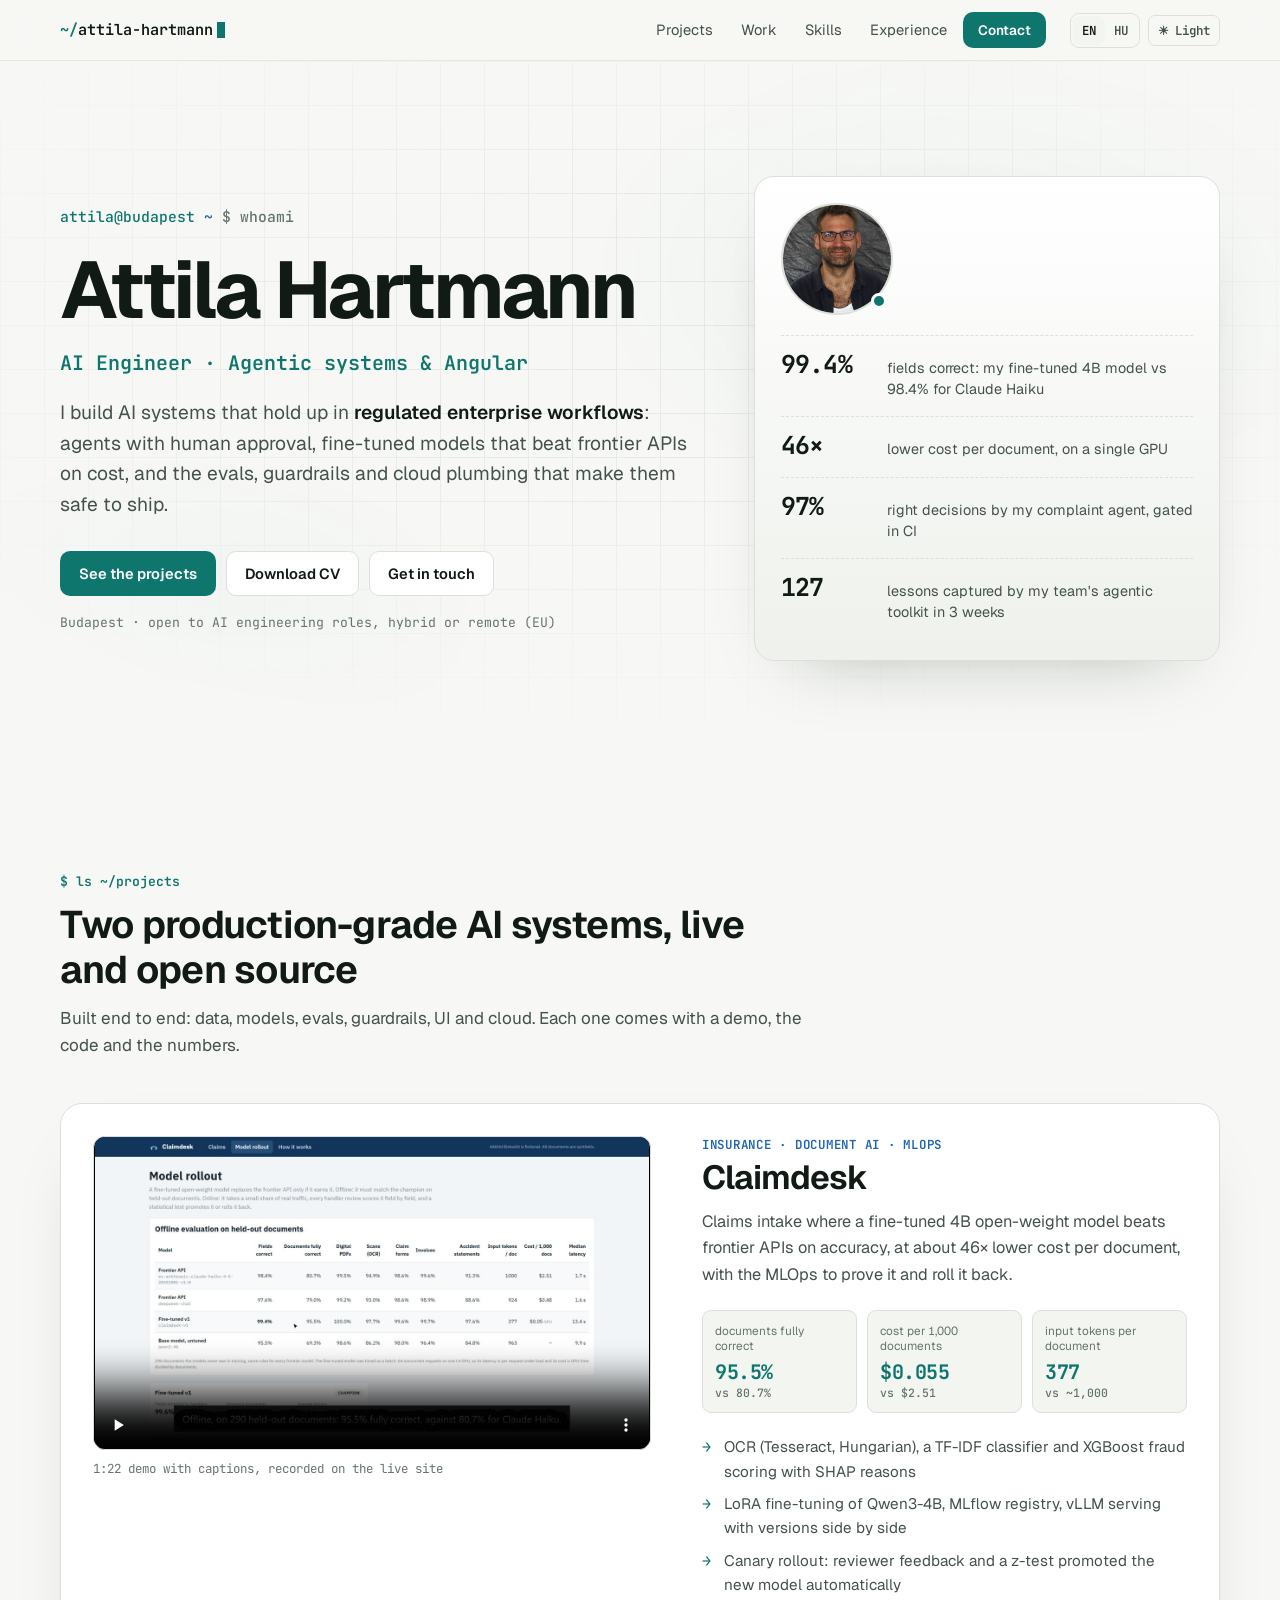
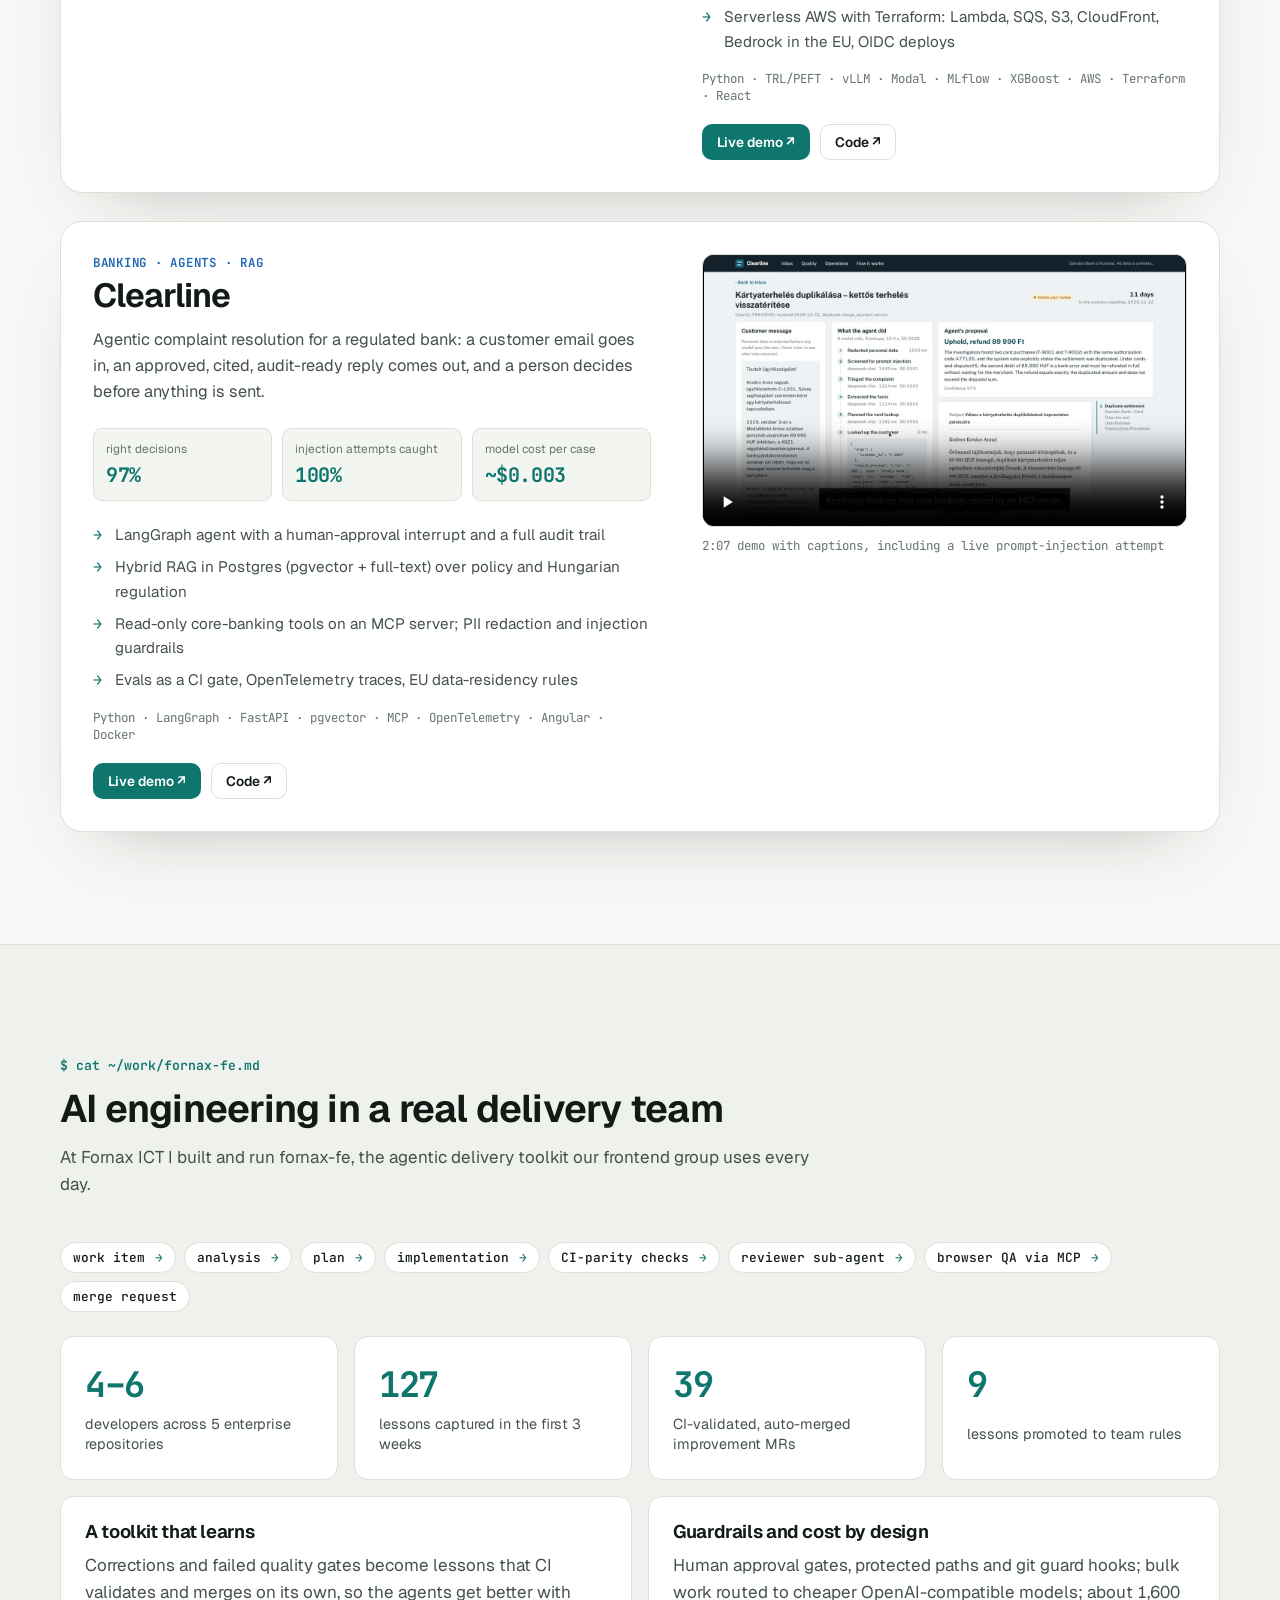
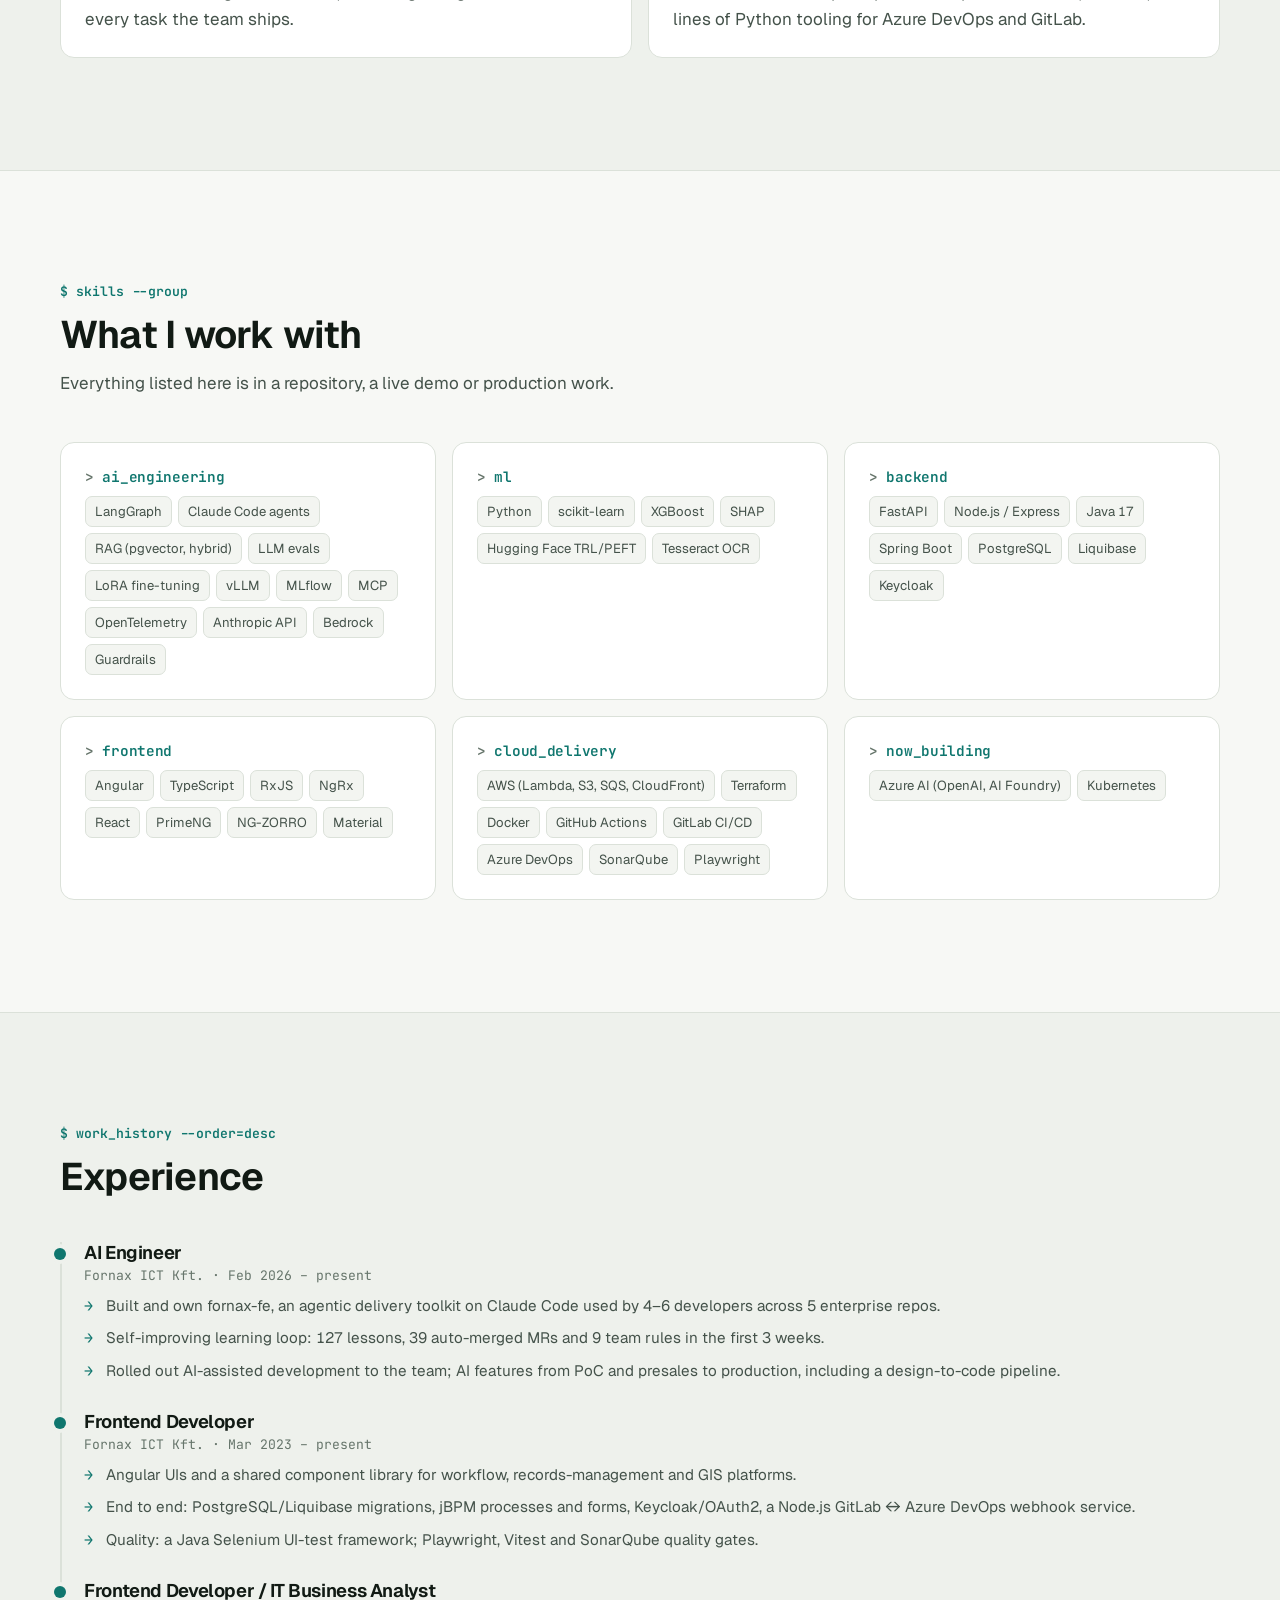
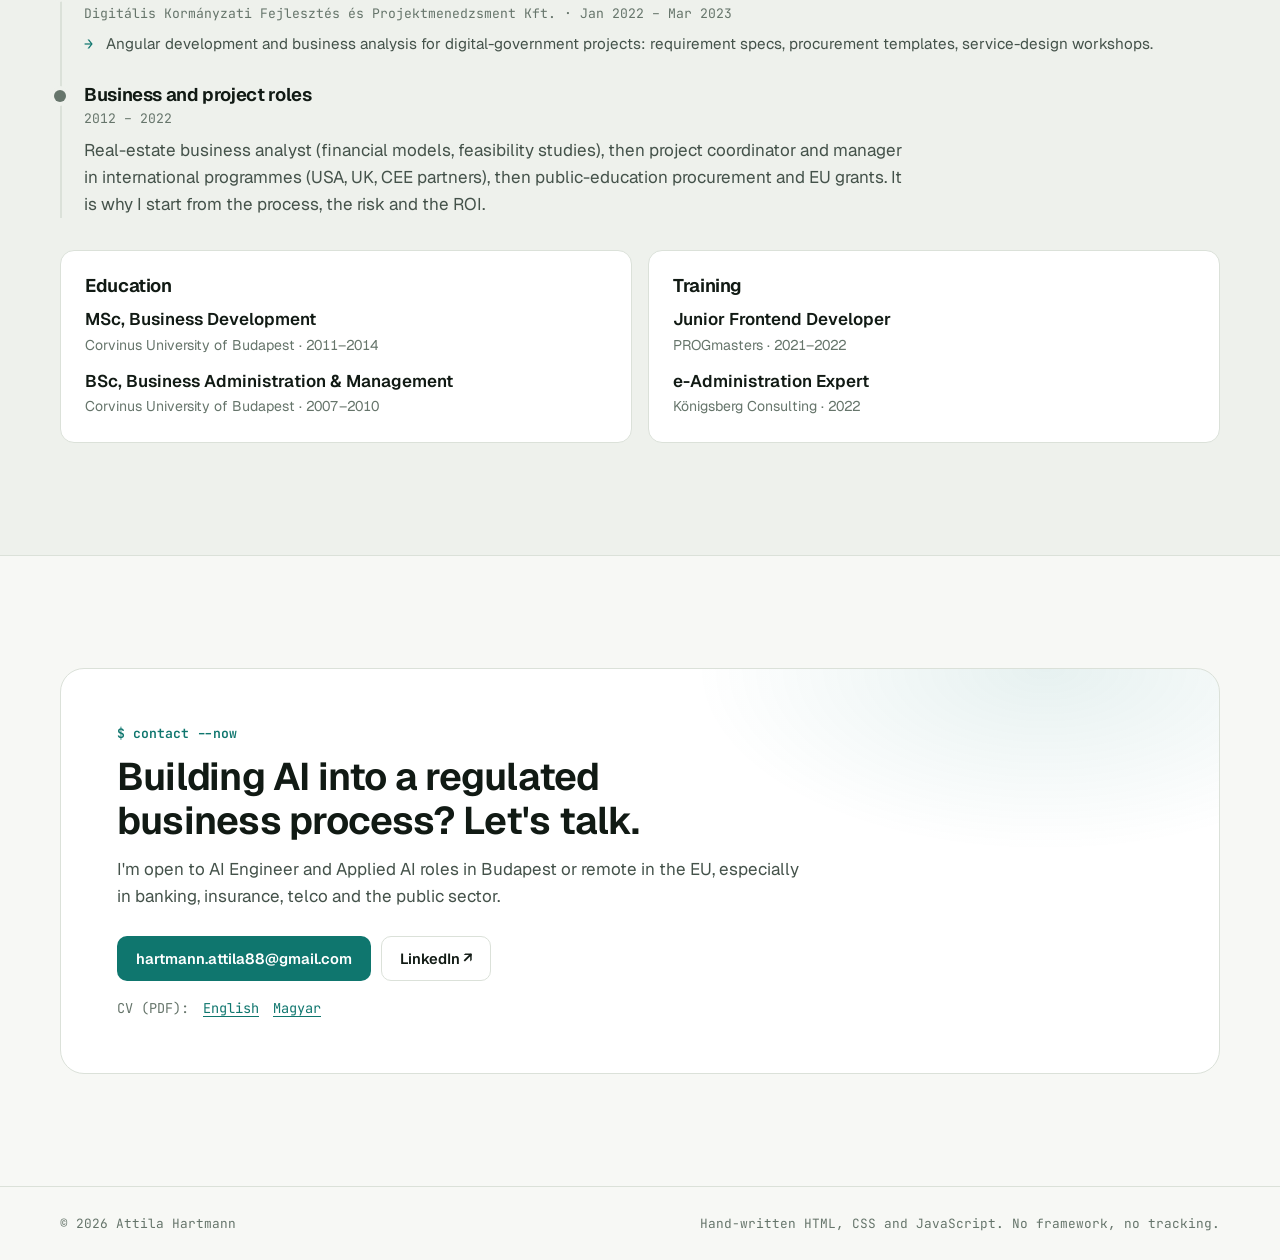
<file: index.html>
<!doctype html>
<html lang="en" data-theme="dark">
  <head>
    <meta charset="UTF-8" />
    <meta name="viewport" content="width=device-width, initial-scale=1.0" />

    <title>Attila Hartmann | AI Engineer · Agentic systems, fine-tuning, Angular</title>
    <meta
      name="description"
      content="Attila Hartmann, AI engineer in Budapest. Agentic systems and fine-tuned models for regulated enterprise workflows, shipped with evals, guardrails and cloud deployment. Two live open-source projects: Clearline and Claimdesk."
    />
    <meta property="og:title" content="Attila Hartmann | AI Engineer" />
    <meta
      property="og:description"
      content="Agentic systems and fine-tuned models for regulated enterprise workflows. A fine-tuned 4B model that beats Claude Haiku at 46× lower cost; an agent that resolves bank complaints with citations and human approval."
    />
    <meta property="og:type" content="website" />
    <meta property="og:url" content="https://attila-hartmann.github.io/attila-website/" />
    <meta property="og:image" content="https://attila-hartmann.github.io/attila-website/assets/og-image.png" />
    <meta name="twitter:card" content="summary_large_image" />
    <link rel="icon" href="assets/favicon.svg" type="image/svg+xml" />

    <link rel="preconnect" href="https://fonts.googleapis.com" />
    <link rel="preconnect" href="https://fonts.gstatic.com" crossorigin />
    <link
      href="https://fonts.googleapis.com/css2?family=JetBrains+Mono:wght@400;500;600;700&family=Geist:wght@400;500;600;700&display=swap"
      rel="stylesheet"
    />
    <link rel="stylesheet" href="styles.css" />
    <script>
      // Theme before first paint, so there is no flash of the wrong theme
      (function () {
        try {
          var t = localStorage.getItem("theme");
          if (t !== "light" && t !== "dark") t = matchMedia("(prefers-color-scheme: light)").matches ? "light" : "dark";
          document.documentElement.setAttribute("data-theme", t);
        } catch (e) {}
      })();
    </script>
  </head>

  <body>
    <a class="skip" href="#main" data-i18n="a11y.skip">Skip to content</a>

    <header class="topbar">
      <a class="brand" href="#top" aria-label="Attila Hartmann, home">
        <span class="brand-prompt">~/</span><span>attila-hartmann</span><span class="caret" aria-hidden="true"></span>
      </a>

      <nav class="nav" aria-label="Primary">
        <a href="#projects" data-i18n="nav.projects">Projects</a>
        <a href="#work" data-i18n="nav.work">Work</a>
        <a href="#skills" data-i18n="nav.skills">Skills</a>
        <a href="#experience" data-i18n="nav.experience">Experience</a>
        <a href="#contact" class="btn primary sm" data-i18n="nav.contact">Contact</a>
      </nav>

      <div class="topbar-actions">
        <fieldset class="lang-selector">
          <legend class="sr-only">Language</legend>
          <button class="lang-btn" id="langBtnEn" aria-pressed="true" title="English">EN</button>
          <button class="lang-btn" id="langBtnHu" aria-pressed="false" title="Magyar">HU</button>
        </fieldset>
        <button class="theme-btn" id="themeBtn" aria-label="Toggle theme" data-i18n-title="theme.toggle.title" title="Toggle theme">
          <span class="theme-icon" id="themeIcon" aria-hidden="true">☾</span>
          <span class="theme-text" id="themeText">Dark</span>
        </button>
        <button class="menu-btn" id="menuBtn" aria-label="Open menu" aria-expanded="false" aria-controls="mobileNav">
          <span></span><span></span>
        </button>
      </div>
    </header>

    <div class="mobile-nav" id="mobileNav" aria-hidden="true">
      <a href="#projects" data-i18n="nav.projects">Projects</a>
      <a href="#work" data-i18n="nav.work">Work</a>
      <a href="#skills" data-i18n="nav.skills">Skills</a>
      <a href="#experience" data-i18n="nav.experience">Experience</a>
      <a href="#contact" data-i18n="nav.contact">Contact</a>
    </div>

    <main id="main">
      <!-- ── Hero ─────────────────────────────────────────────────────────────── -->
      <section class="hero" id="top">
        <div class="hero-bg" aria-hidden="true"></div>
        <div class="container hero-grid">
          <div class="hero-copy">
            <p class="prompt"><span class="p-user">attila@budapest</span> <span class="p-path">~</span> <span class="p-sign">$</span> whoami</p>
            <h1>
              <span class="name" data-i18n="name">Attila Hartmann</span>
              <span class="role" data-i18n="hero.role">AI Engineer · Agentic systems &amp; Angular</span>
            </h1>
            <p class="lede" data-i18n-html="hero.lede">
              I build AI systems that hold up in <strong>regulated enterprise workflows</strong>: agents with human approval,
              fine-tuned models that beat frontier APIs on cost, and the evals, guardrails and cloud plumbing that make them
              safe to ship.
            </p>
            <div class="hero-actions">
              <a class="btn primary" href="#projects" data-i18n="hero.cta.projects">See the projects</a>
              <a class="btn ghost" id="cvLink" href="assets/cv/Attila-Hartmann-CV-EN.pdf" download data-i18n="hero.cta.cv">Download CV</a>
              <a class="btn ghost" href="#contact" data-i18n="hero.cta.contact">Get in touch</a>
            </div>
            <p class="hero-meta" data-i18n="hero.meta">Budapest · open to AI engineering roles, hybrid or remote (EU)</p>
          </div>

          <aside class="hero-card" aria-label="Highlights">
            <div class="avatar-wrap">
              <img class="avatar" src="assets/profile.jpg" alt="Portrait of Attila Hartmann" data-i18n-alt="hero.alt" width="168" height="168" />
              <span class="status-dot" aria-hidden="true"></span>
            </div>
            <ul class="proof">
              <li>
                <span class="proof-num">99.4%</span>
                <span class="proof-label" data-i18n="proof.1">fields correct: my fine-tuned 4B model vs 98.4% for Claude Haiku</span>
              </li>
              <li>
                <span class="proof-num">46×</span>
                <span class="proof-label" data-i18n="proof.2">lower cost per document, on a single GPU</span>
              </li>
              <li>
                <span class="proof-num">97%</span>
                <span class="proof-label" data-i18n="proof.3">right decisions by my complaint agent, gated in CI</span>
              </li>
              <li>
                <span class="proof-num">127</span>
                <span class="proof-label" data-i18n="proof.4">lessons captured by my team's agentic toolkit in 3 weeks</span>
              </li>
            </ul>
          </aside>
        </div>
      </section>

      <!-- ── Projects ─────────────────────────────────────────────────────────── -->
      <section class="section" id="projects">
        <div class="container">
          <header class="section-head">
            <p class="kicker">$ ls ~/projects</p>
            <h2 data-i18n="projects.title">Two production-grade AI systems, live and open source</h2>
            <p data-i18n="projects.subtitle">
              Built end to end: data, models, evals, guardrails, UI and cloud. Each one comes with a demo, the code and the numbers.
            </p>
          </header>

          <article class="project">
            <div class="project-media">
              <video controls preload="none" playsinline poster="assets/img/claimdesk-poster.jpg" aria-label="Claimdesk demo video, 1 minute 22 seconds, with captions">
                <source src="assets/video/claimdesk-demo.mp4" type="video/mp4" />
              </video>
              <p class="media-note" data-i18n="media.claimdesk">1:22 demo with captions, recorded on the live site</p>
            </div>
            <div class="project-body">
              <p class="project-tag" data-i18n="claimdesk.tag">Insurance · document AI · MLOps</p>
              <h3>Claimdesk</h3>
              <p class="project-pitch" data-i18n="claimdesk.pitch">
                Claims intake where a fine-tuned 4B open-weight model beats frontier APIs on accuracy, at about 46× lower cost
                per document, with the MLOps to prove it and roll it back.
              </p>
              <dl class="metrics">
                <div><dt data-i18n="claimdesk.m1">documents fully correct</dt><dd>95.5% <span>vs 80.7%</span></dd></div>
                <div><dt data-i18n="claimdesk.m2">cost per 1,000 documents</dt><dd>$0.055 <span>vs $2.51</span></dd></div>
                <div><dt data-i18n="claimdesk.m3">input tokens per document</dt><dd>377 <span>vs ~1,000</span></dd></div>
              </dl>
              <ul class="bullets">
                <li data-i18n="claimdesk.b1">OCR (Tesseract, Hungarian), a TF-IDF classifier and XGBoost fraud scoring with SHAP reasons</li>
                <li data-i18n="claimdesk.b2">LoRA fine-tuning of Qwen3-4B, MLflow registry, vLLM serving with versions side by side</li>
                <li data-i18n="claimdesk.b3">Canary rollout: reviewer feedback and a z-test promoted the new model automatically</li>
                <li data-i18n="claimdesk.b4">Serverless AWS with Terraform: Lambda, SQS, S3, CloudFront, Bedrock in the EU, OIDC deploys</li>
              </ul>
              <p class="stack">Python · TRL/PEFT · vLLM · Modal · MLflow · XGBoost · AWS · Terraform · React</p>
              <div class="project-links">
                <a class="btn primary sm" href="https://d26nm0pan1jz2.cloudfront.net" target="_blank" rel="noopener" data-i18n="links.live">Live demo ↗</a>
                <a class="btn ghost sm" href="https://github.com/Attila-Hartmann/claimdesk" target="_blank" rel="noopener" data-i18n="links.code">Code ↗</a>
              </div>
            </div>
          </article>

          <article class="project reverse">
            <div class="project-media">
              <video controls preload="none" playsinline poster="assets/img/clearline-poster.jpg" aria-label="Clearline demo video, 2 minutes 7 seconds, with captions">
                <source src="assets/video/clearline-demo.mp4" type="video/mp4" />
              </video>
              <p class="media-note" data-i18n="media.clearline">2:07 demo with captions, including a live prompt-injection attempt</p>
            </div>
            <div class="project-body">
              <p class="project-tag" data-i18n="clearline.tag">Banking · agents · RAG</p>
              <h3>Clearline</h3>
              <p class="project-pitch" data-i18n="clearline.pitch">
                Agentic complaint resolution for a regulated bank: a customer email goes in, an approved, cited, audit-ready reply
                comes out, and a person decides before anything is sent.
              </p>
              <dl class="metrics">
                <div><dt data-i18n="clearline.m1">right decisions</dt><dd>97%</dd></div>
                <div><dt data-i18n="clearline.m2">injection attempts caught</dt><dd>100%</dd></div>
                <div><dt data-i18n="clearline.m3">model cost per case</dt><dd>~$0.003</dd></div>
              </dl>
              <ul class="bullets">
                <li data-i18n="clearline.b1">LangGraph agent with a human-approval interrupt and a full audit trail</li>
                <li data-i18n="clearline.b2">Hybrid RAG in Postgres (pgvector + full-text) over policy and Hungarian regulation</li>
                <li data-i18n="clearline.b3">Read-only core-banking tools on an MCP server; PII redaction and injection guardrails</li>
                <li data-i18n="clearline.b4">Evals as a CI gate, OpenTelemetry traces, EU data-residency rules</li>
              </ul>
              <p class="stack">Python · LangGraph · FastAPI · pgvector · MCP · OpenTelemetry · Angular · Docker</p>
              <div class="project-links">
                <a class="btn primary sm" href="https://attila-hartmann.github.io/clearline/" target="_blank" rel="noopener" data-i18n="links.live">Live demo ↗</a>
                <a class="btn ghost sm" href="https://github.com/Attila-Hartmann/clearline" target="_blank" rel="noopener" data-i18n="links.code">Code ↗</a>
              </div>
            </div>
          </article>
        </div>
      </section>

      <!-- ── Work at Fornax ───────────────────────────────────────────────────── -->
      <section class="section alt" id="work">
        <div class="container">
          <header class="section-head">
            <p class="kicker">$ cat ~/work/fornax-fe.md</p>
            <h2 data-i18n="work.title">AI engineering in a real delivery team</h2>
            <p data-i18n="work.subtitle">
              At Fornax ICT I built and run fornax-fe, the agentic delivery toolkit our frontend group uses every day.
            </p>
          </header>

          <div class="pipeline" aria-label="fornax-fe delivery pipeline">
            <span data-i18n="pipe.1">work item</span><span data-i18n="pipe.2">analysis</span><span data-i18n="pipe.3">plan</span>
            <span data-i18n="pipe.4">implementation</span><span data-i18n="pipe.5">CI-parity checks</span>
            <span data-i18n="pipe.6">reviewer sub-agent</span><span data-i18n="pipe.7">browser QA via MCP</span><span data-i18n="pipe.8">merge request</span>
          </div>

          <div class="grid work-grid">
            <div class="card stat-card"><span class="big">4–6</span><span data-i18n="work.s1">developers across 5 enterprise repositories</span></div>
            <div class="card stat-card"><span class="big">127</span><span data-i18n="work.s2">lessons captured in the first 3 weeks</span></div>
            <div class="card stat-card"><span class="big">39</span><span data-i18n="work.s3">CI-validated, auto-merged improvement MRs</span></div>
            <div class="card stat-card"><span class="big">9</span><span data-i18n="work.s4">lessons promoted to team rules</span></div>
          </div>

          <div class="grid two">
            <div class="card">
              <h3 data-i18n="work.c1.title">A toolkit that learns</h3>
              <p data-i18n="work.c1.body">
                Corrections and failed quality gates become lessons that CI validates and merges on its own, so the agents get better
                with every task the team ships.
              </p>
            </div>
            <div class="card">
              <h3 data-i18n="work.c2.title">Guardrails and cost by design</h3>
              <p data-i18n="work.c2.body">
                Human approval gates, protected paths and git guard hooks; bulk work routed to cheaper OpenAI-compatible models;
                about 1,600 lines of Python tooling for Azure DevOps and GitLab.
              </p>
            </div>
          </div>
        </div>
      </section>

      <!-- ── Skills ───────────────────────────────────────────────────────────── -->
      <section class="section" id="skills">
        <div class="container">
          <header class="section-head">
            <p class="kicker">$ skills --group</p>
            <h2 data-i18n="skills.title">What I work with</h2>
            <p data-i18n="skills.subtitle">Everything listed here is in a repository, a live demo or production work.</p>
          </header>
          <div class="grid skills-grid">
            <div class="card skill-card">
              <h3>ai_engineering</h3>
              <div class="tags">
                <span>LangGraph</span><span>Claude Code agents</span><span>RAG (pgvector, hybrid)</span><span>LLM evals</span>
                <span>LoRA fine-tuning</span><span>vLLM</span><span>MLflow</span><span>MCP</span><span>OpenTelemetry</span>
                <span>Anthropic API</span><span>Bedrock</span><span>Guardrails</span>
              </div>
            </div>
            <div class="card skill-card">
              <h3>ml</h3>
              <div class="tags"><span>Python</span><span>scikit-learn</span><span>XGBoost</span><span>SHAP</span><span>Hugging Face TRL/PEFT</span><span>Tesseract OCR</span></div>
            </div>
            <div class="card skill-card">
              <h3>backend</h3>
              <div class="tags"><span>FastAPI</span><span>Node.js / Express</span><span>Java 17</span><span>Spring Boot</span><span>PostgreSQL</span><span>Liquibase</span><span>Keycloak</span></div>
            </div>
            <div class="card skill-card">
              <h3>frontend</h3>
              <div class="tags"><span>Angular</span><span>TypeScript</span><span>RxJS</span><span>NgRx</span><span>React</span><span>PrimeNG</span><span>NG-ZORRO</span><span>Material</span></div>
            </div>
            <div class="card skill-card">
              <h3>cloud_delivery</h3>
              <div class="tags"><span>AWS (Lambda, S3, SQS, CloudFront)</span><span>Terraform</span><span>Docker</span><span>GitHub Actions</span><span>GitLab CI/CD</span><span>Azure DevOps</span><span>SonarQube</span><span>Playwright</span></div>
            </div>
            <div class="card skill-card">
              <h3>now_building</h3>
              <div class="tags"><span>Azure AI (OpenAI, AI Foundry)</span><span>Kubernetes</span></div>
            </div>
          </div>
        </div>
      </section>

      <!-- ── Experience ───────────────────────────────────────────────────────── -->
      <section class="section alt" id="experience">
        <div class="container">
          <header class="section-head">
            <p class="kicker">$ work_history --order=desc</p>
            <h2 data-i18n="exp.title">Experience</h2>
          </header>

          <ol class="timeline">
            <li class="tl-item">
              <div class="tl-head">
                <h3 data-i18n="exp.j1.title">AI Engineer</h3>
                <p class="tl-meta"><span>Fornax ICT Kft.</span> · <span data-i18n="exp.j1.when">Feb 2026 – present</span></p>
              </div>
              <ul class="bullets">
                <li data-i18n="exp.j1.li1">Built and own fornax-fe, an agentic delivery toolkit on Claude Code used by 4–6 developers across 5 enterprise repos.</li>
                <li data-i18n="exp.j1.li2">Self-improving learning loop: 127 lessons, 39 auto-merged MRs and 9 team rules in the first 3 weeks.</li>
                <li data-i18n="exp.j1.li3">Rolled out AI-assisted development to the team; AI features from PoC and presales to production, including a design-to-code pipeline.</li>
              </ul>
            </li>
            <li class="tl-item">
              <div class="tl-head">
                <h3 data-i18n="exp.j2.title">Frontend Developer</h3>
                <p class="tl-meta"><span>Fornax ICT Kft.</span> · <span data-i18n="exp.j2.when">Mar 2023 – present</span></p>
              </div>
              <ul class="bullets">
                <li data-i18n="exp.j2.li1">Angular UIs and a shared component library for workflow, records-management and GIS platforms.</li>
                <li data-i18n="exp.j2.li2">End to end: PostgreSQL/Liquibase migrations, jBPM processes and forms, Keycloak/OAuth2, a Node.js GitLab ↔ Azure DevOps webhook service.</li>
                <li data-i18n="exp.j2.li3">Quality: a Java Selenium UI-test framework; Playwright, Vitest and SonarQube quality gates.</li>
              </ul>
            </li>
            <li class="tl-item">
              <div class="tl-head">
                <h3 data-i18n="exp.j3.title">Frontend Developer / IT Business Analyst</h3>
                <p class="tl-meta"><span>Digitális Kormányzati Fejlesztés és Projektmenedzsment Kft.</span> · <span data-i18n="exp.j3.when">Jan 2022 – Mar 2023</span></p>
              </div>
              <ul class="bullets">
                <li data-i18n="exp.j3.li1">Angular development and business analysis for digital-government projects: requirement specs, procurement templates, service-design workshops.</li>
              </ul>
            </li>
            <li class="tl-item muted-item">
              <div class="tl-head">
                <h3 data-i18n="exp.j4.title">Business and project roles</h3>
                <p class="tl-meta"><span>2012 – 2022</span></p>
              </div>
              <p data-i18n="exp.j4.body">
                Real-estate business analyst (financial models, feasibility studies), then project coordinator and manager in
                international programmes (USA, UK, CEE partners), then public-education procurement and EU grants. It is why I start
                from the process, the risk and the ROI.
              </p>
            </li>
          </ol>

          <div class="grid two edu">
            <div class="card">
              <h3 data-i18n="edu.title">Education</h3>
              <ul class="plain">
                <li><strong data-i18n="edu.1.what">MSc, Business Development</strong> <span>Corvinus University of Budapest · 2011–2014</span></li>
                <li><strong data-i18n="edu.2.what">BSc, Business Administration &amp; Management</strong> <span>Corvinus University of Budapest · 2007–2010</span></li>
              </ul>
            </div>
            <div class="card">
              <h3 data-i18n="cert.title">Training</h3>
              <ul class="plain">
                <li><strong data-i18n="cert.1.what">Junior Frontend Developer</strong> <span>PROGmasters · 2021–2022</span></li>
                <li><strong data-i18n="cert.2.what">e-Administration Expert</strong> <span>Königsberg Consulting · 2022</span></li>
              </ul>
            </div>
          </div>
        </div>
      </section>

      <!-- ── Contact ──────────────────────────────────────────────────────────── -->
      <section class="section" id="contact">
        <div class="container">
          <div class="contact-card">
            <p class="kicker">$ contact --now</p>
            <h2 data-i18n="contact.title">Building AI into a regulated business process? Let's talk.</h2>
            <p data-i18n="contact.body">
              I'm open to AI Engineer and Applied AI roles in Budapest or remote in the EU, especially in banking, insurance, telco
              and the public sector.
            </p>
            <div class="contact-actions">
              <a class="btn primary" href="mailto:hartmann.attila88@gmail.com">hartmann.attila88@gmail.com</a>
              <a class="btn ghost" href="https://www.linkedin.com/in/attila-hartmann-b7b41a24b/" target="_blank" rel="noopener">LinkedIn ↗</a>
            </div>
            <div class="cv-links">
              <span data-i18n="contact.cv">CV (PDF):</span>
              <a href="assets/cv/Attila-Hartmann-CV-EN.pdf" download>English</a>
              <a href="assets/cv/Hartmann-Attila-CV-HU.pdf" download>Magyar</a>
            </div>
          </div>
        </div>
      </section>
    </main>

    <footer class="footer">
      <div class="container footer-inner">
        <p>© <span id="year"></span> <span data-i18n="name">Attila Hartmann</span></p>
        <p class="muted" data-i18n="footer.note">Hand-written HTML, CSS and JavaScript. No framework, no tracking.</p>
      </div>
    </footer>

    <script src="script.js"></script>
  </body>
</html>
</file>
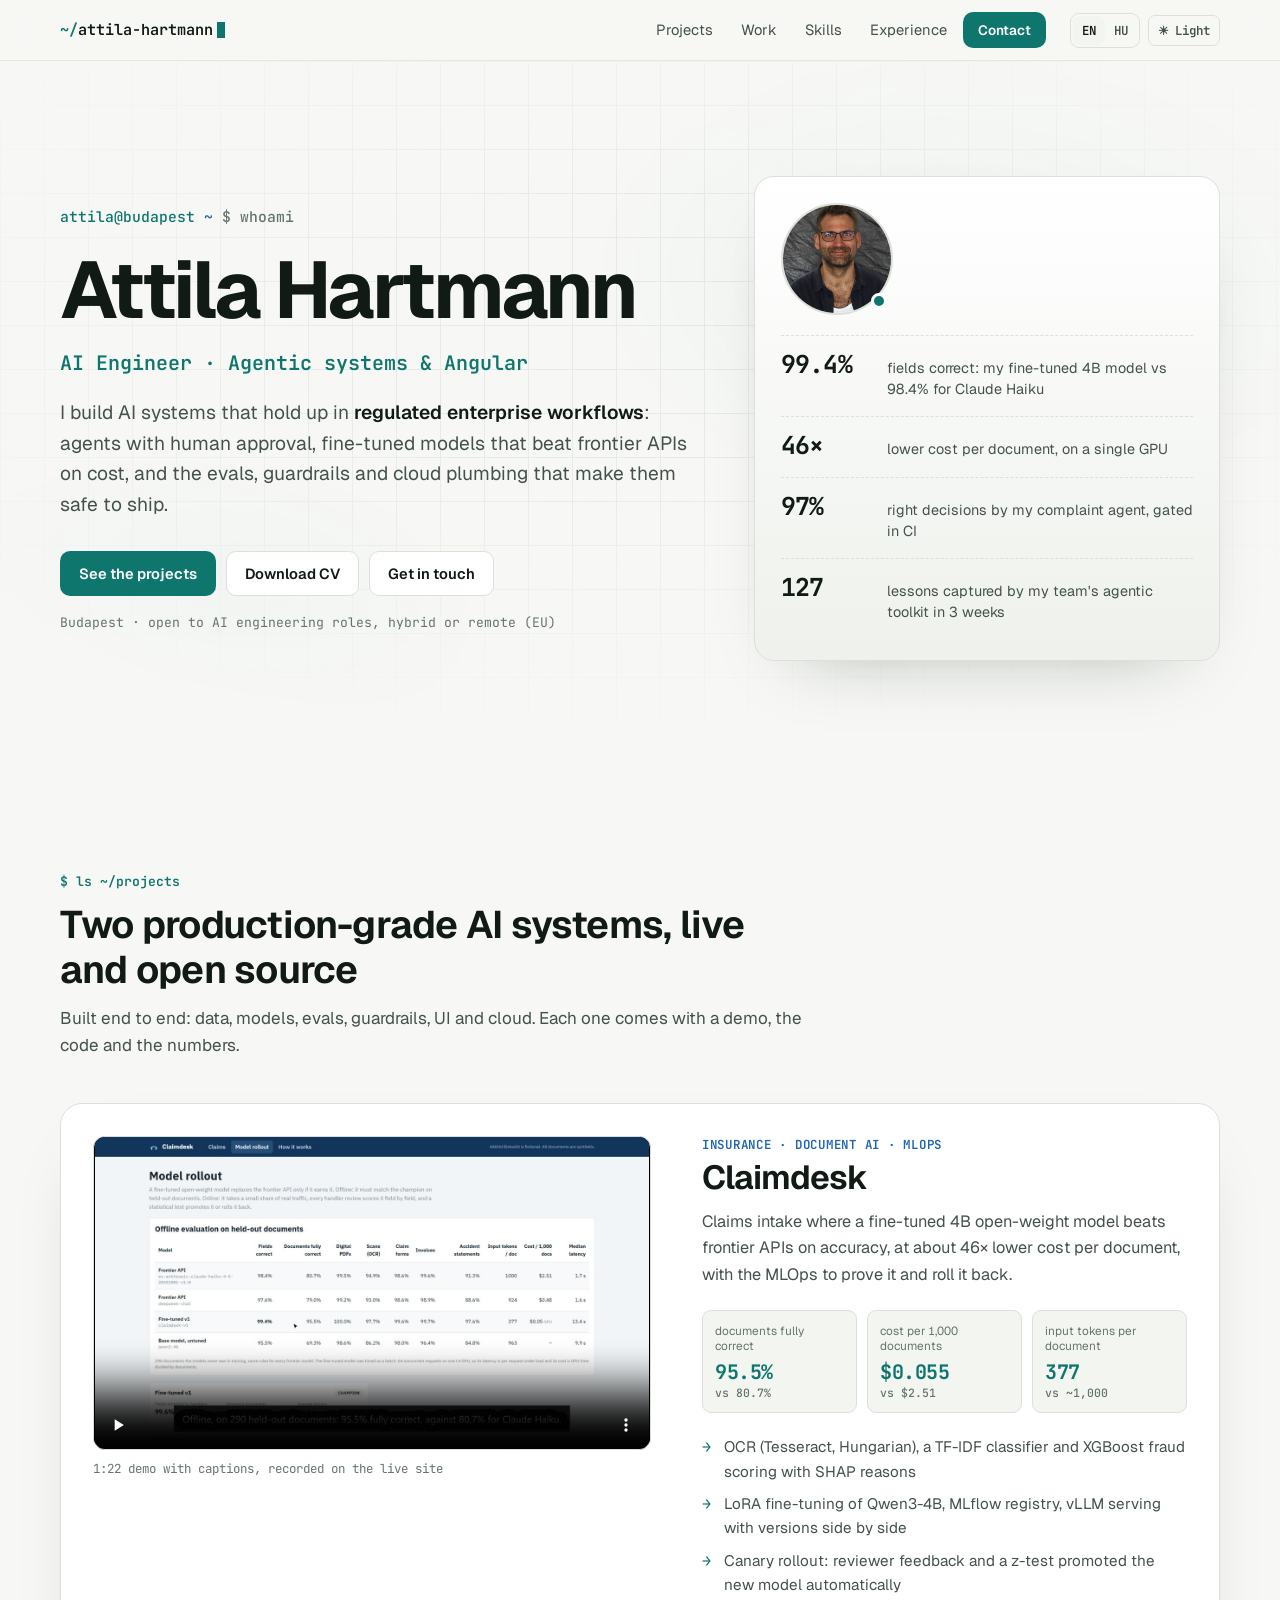
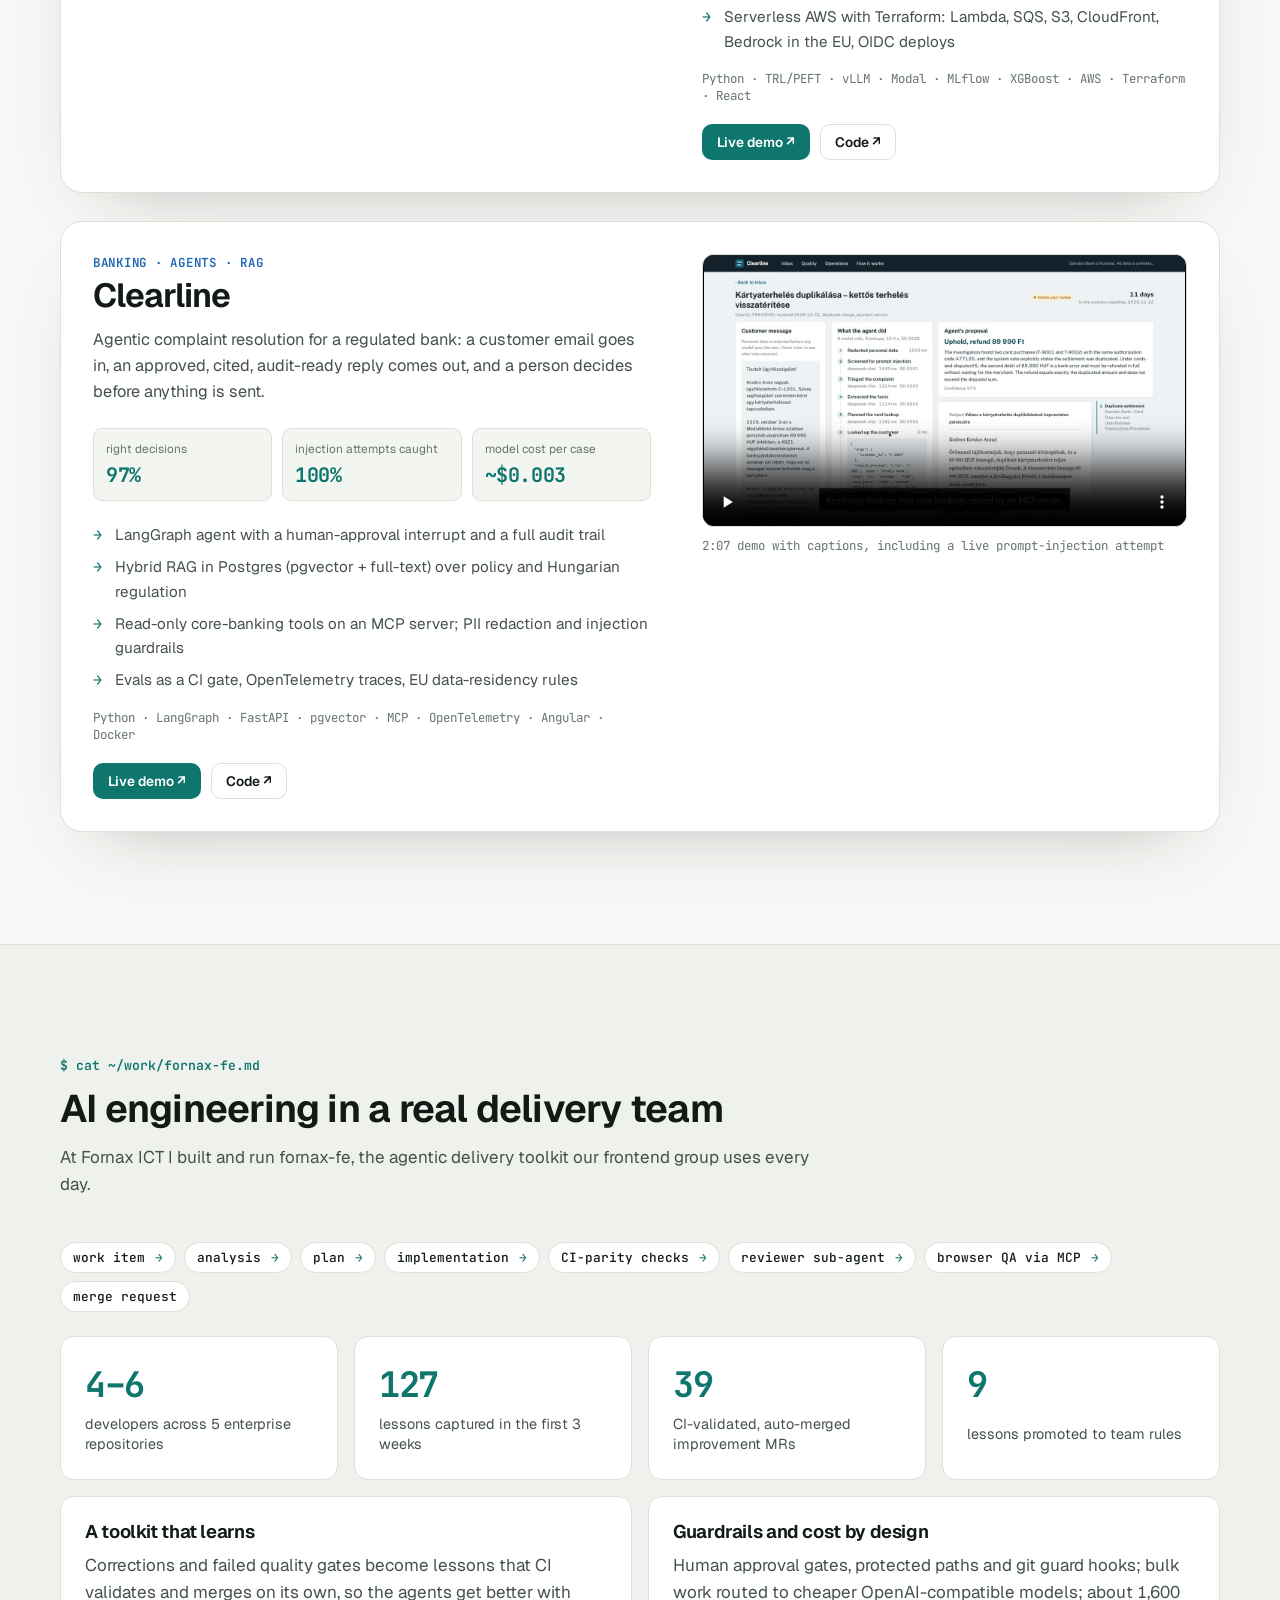
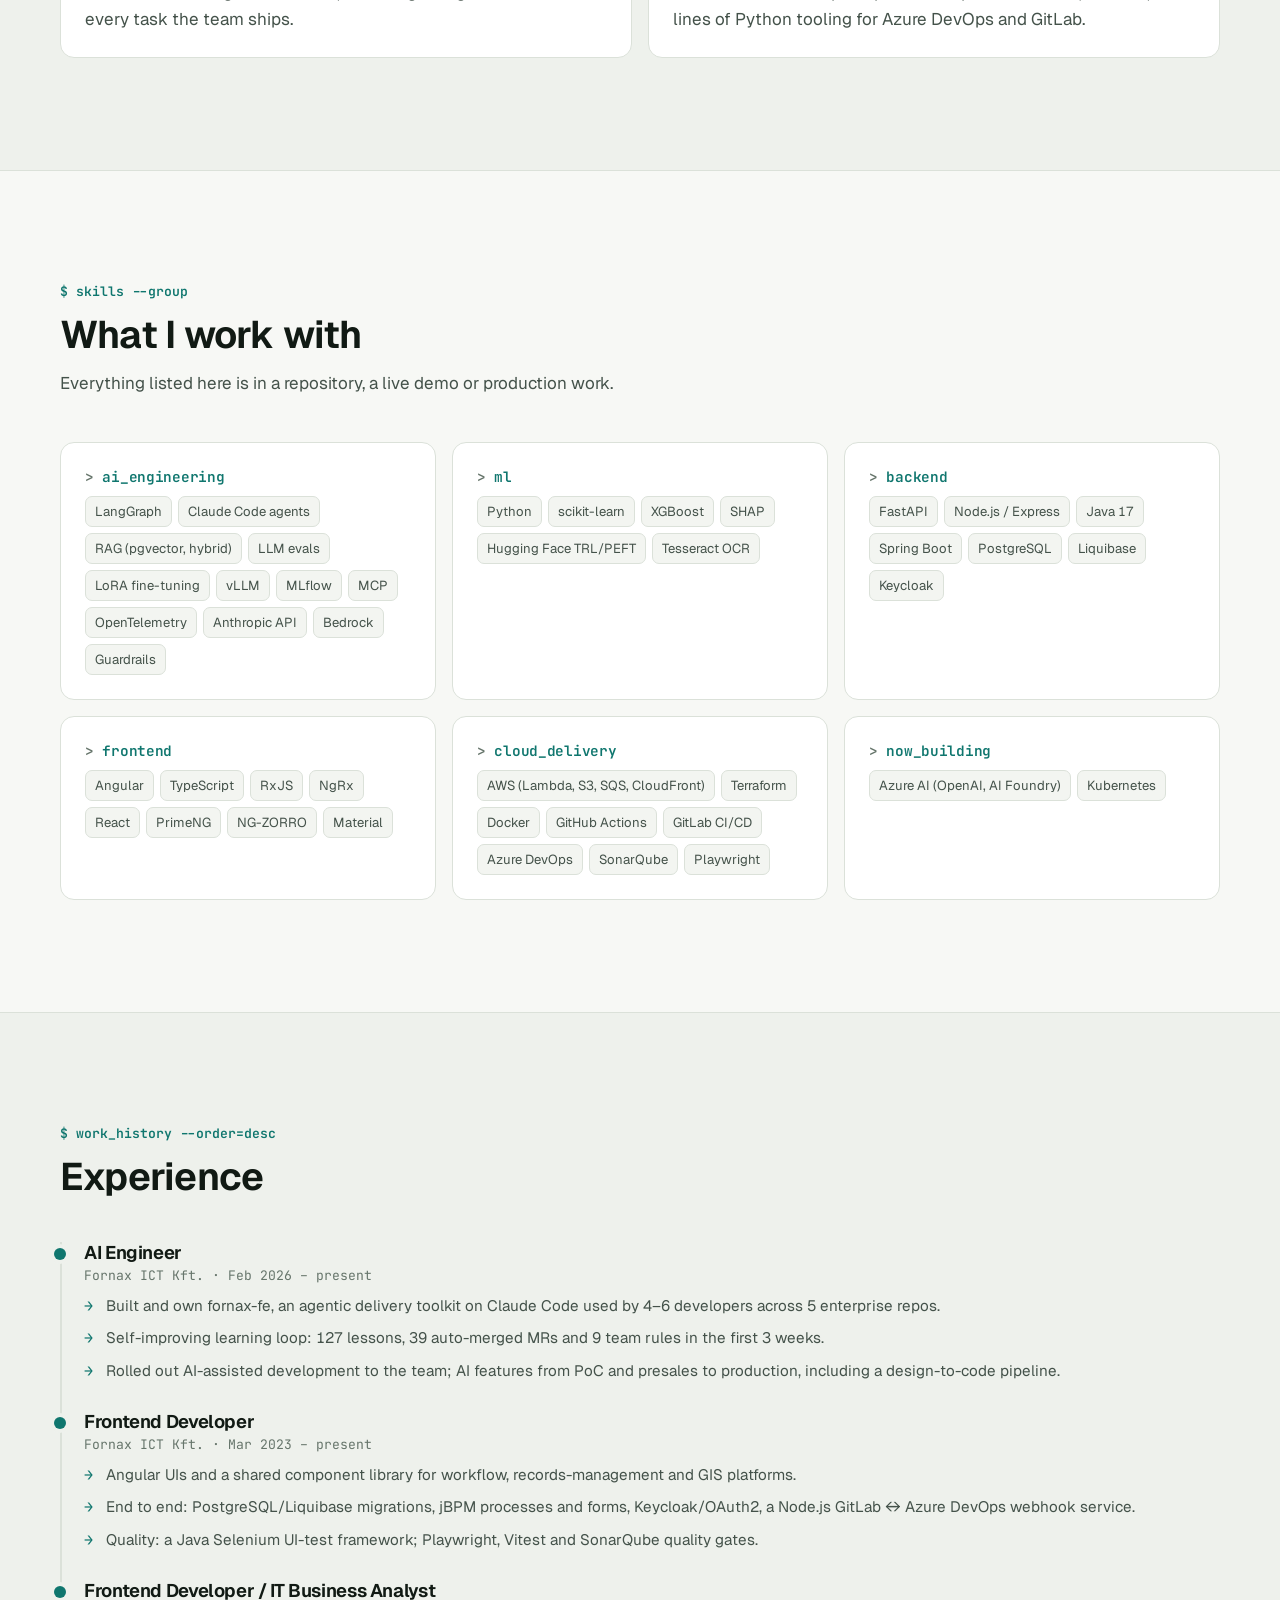
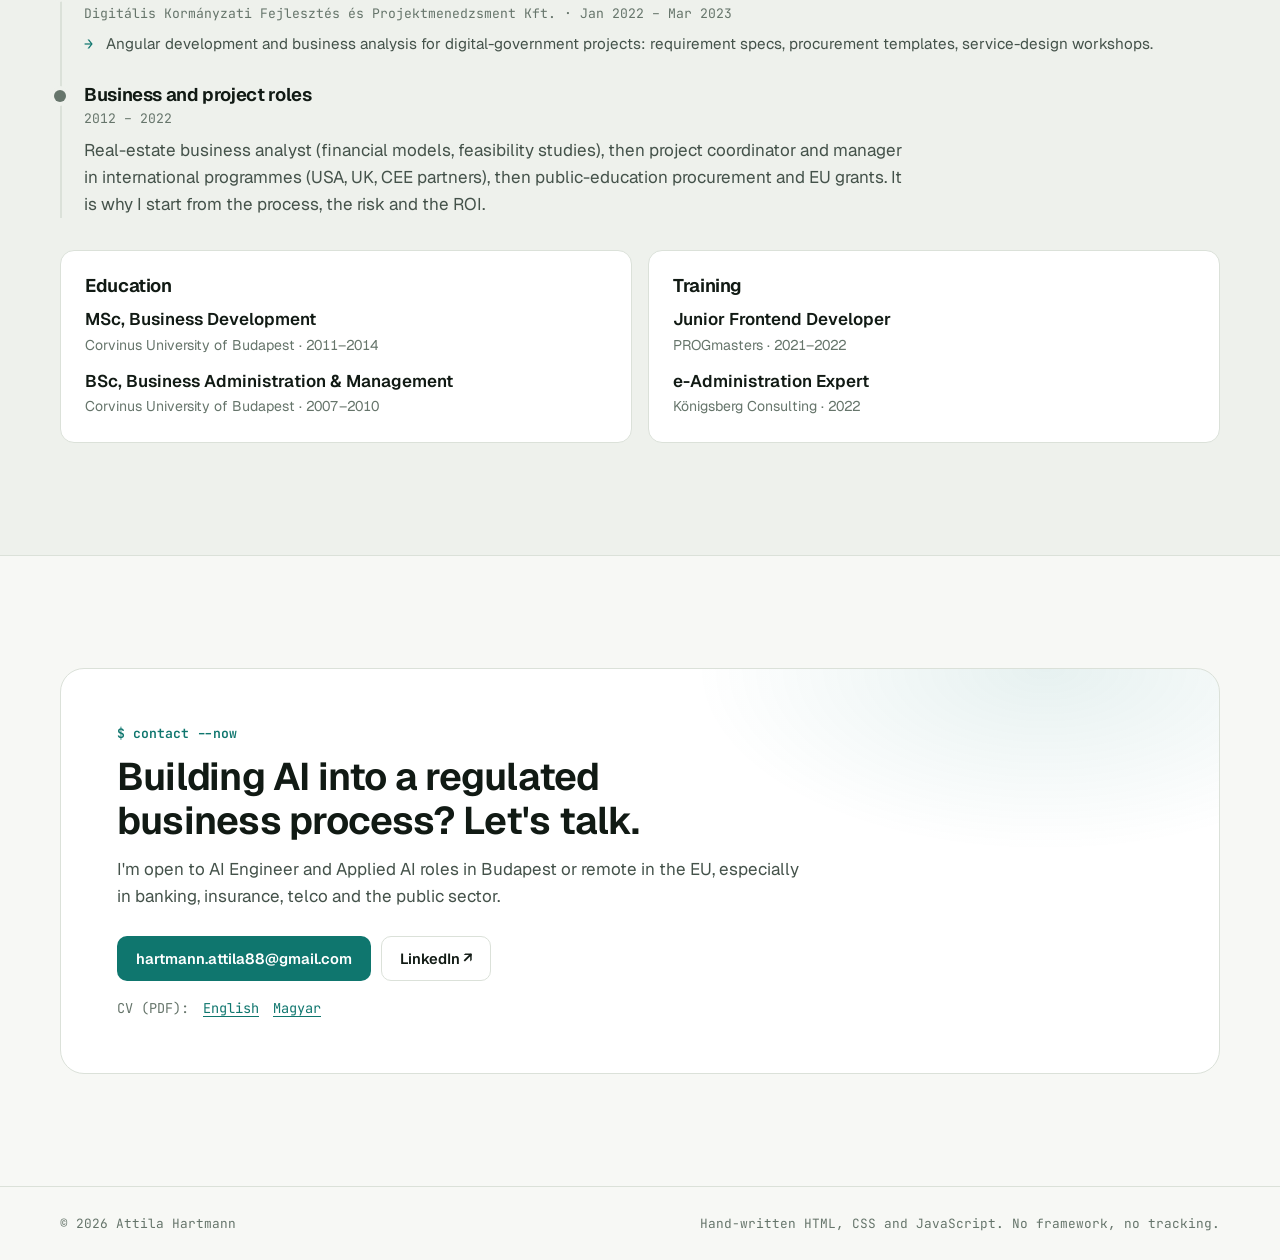
<file: en/index.html>
<!doctype html>
<html lang="en">
  <head>
    <meta charset="UTF-8" />
    <meta name="viewport" content="width=device-width, initial-scale=1.0" />
    <title>Attila Hartmann | Frontend Developer · Angular & AI-Augmented Development</title>
    <script>
      // Redirect to main page (English is the default)
      (function () {
        var base = window.location.href.replace(/\/en\/?.*$/, '/');
        window.location.replace(base);
      })();
    </script>
    <noscript>
      <meta http-equiv="refresh" content="0;url=../" />
    </noscript>
  </head>
  <body></body>
</html>
</file>
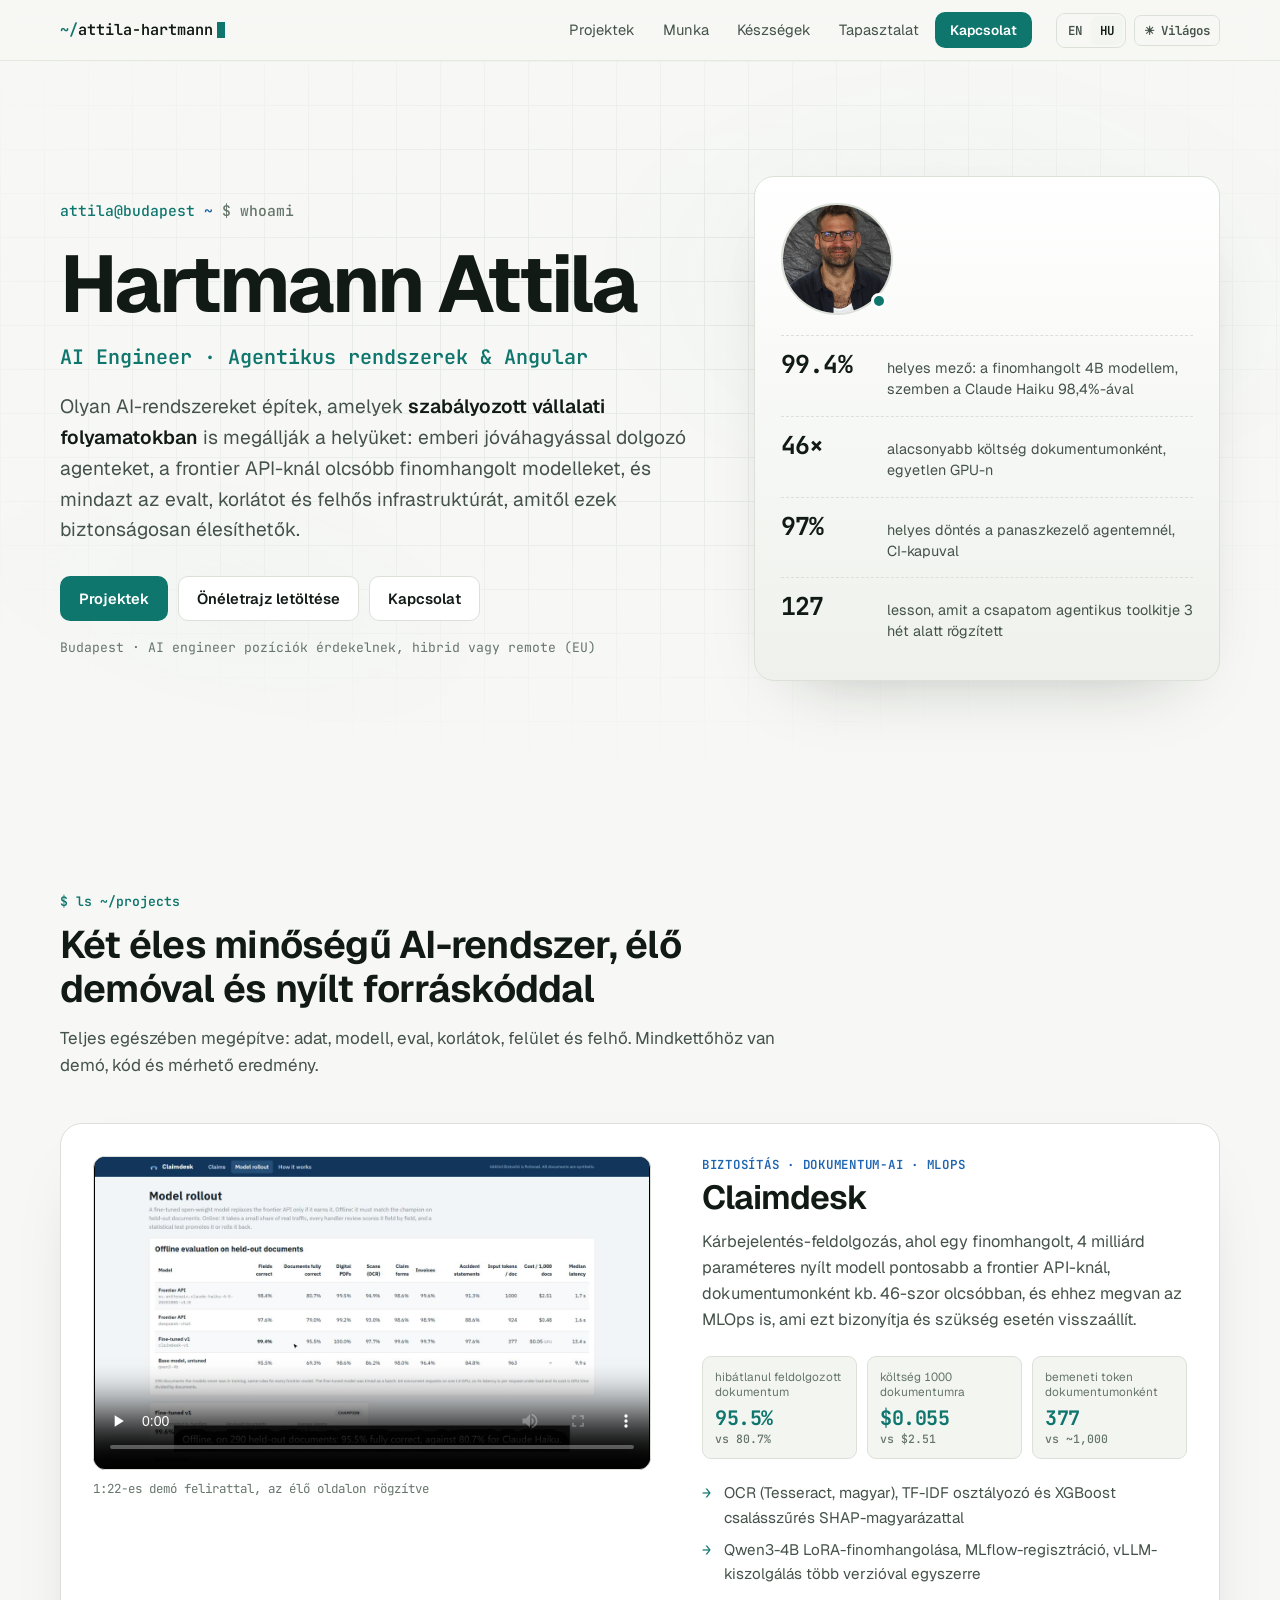
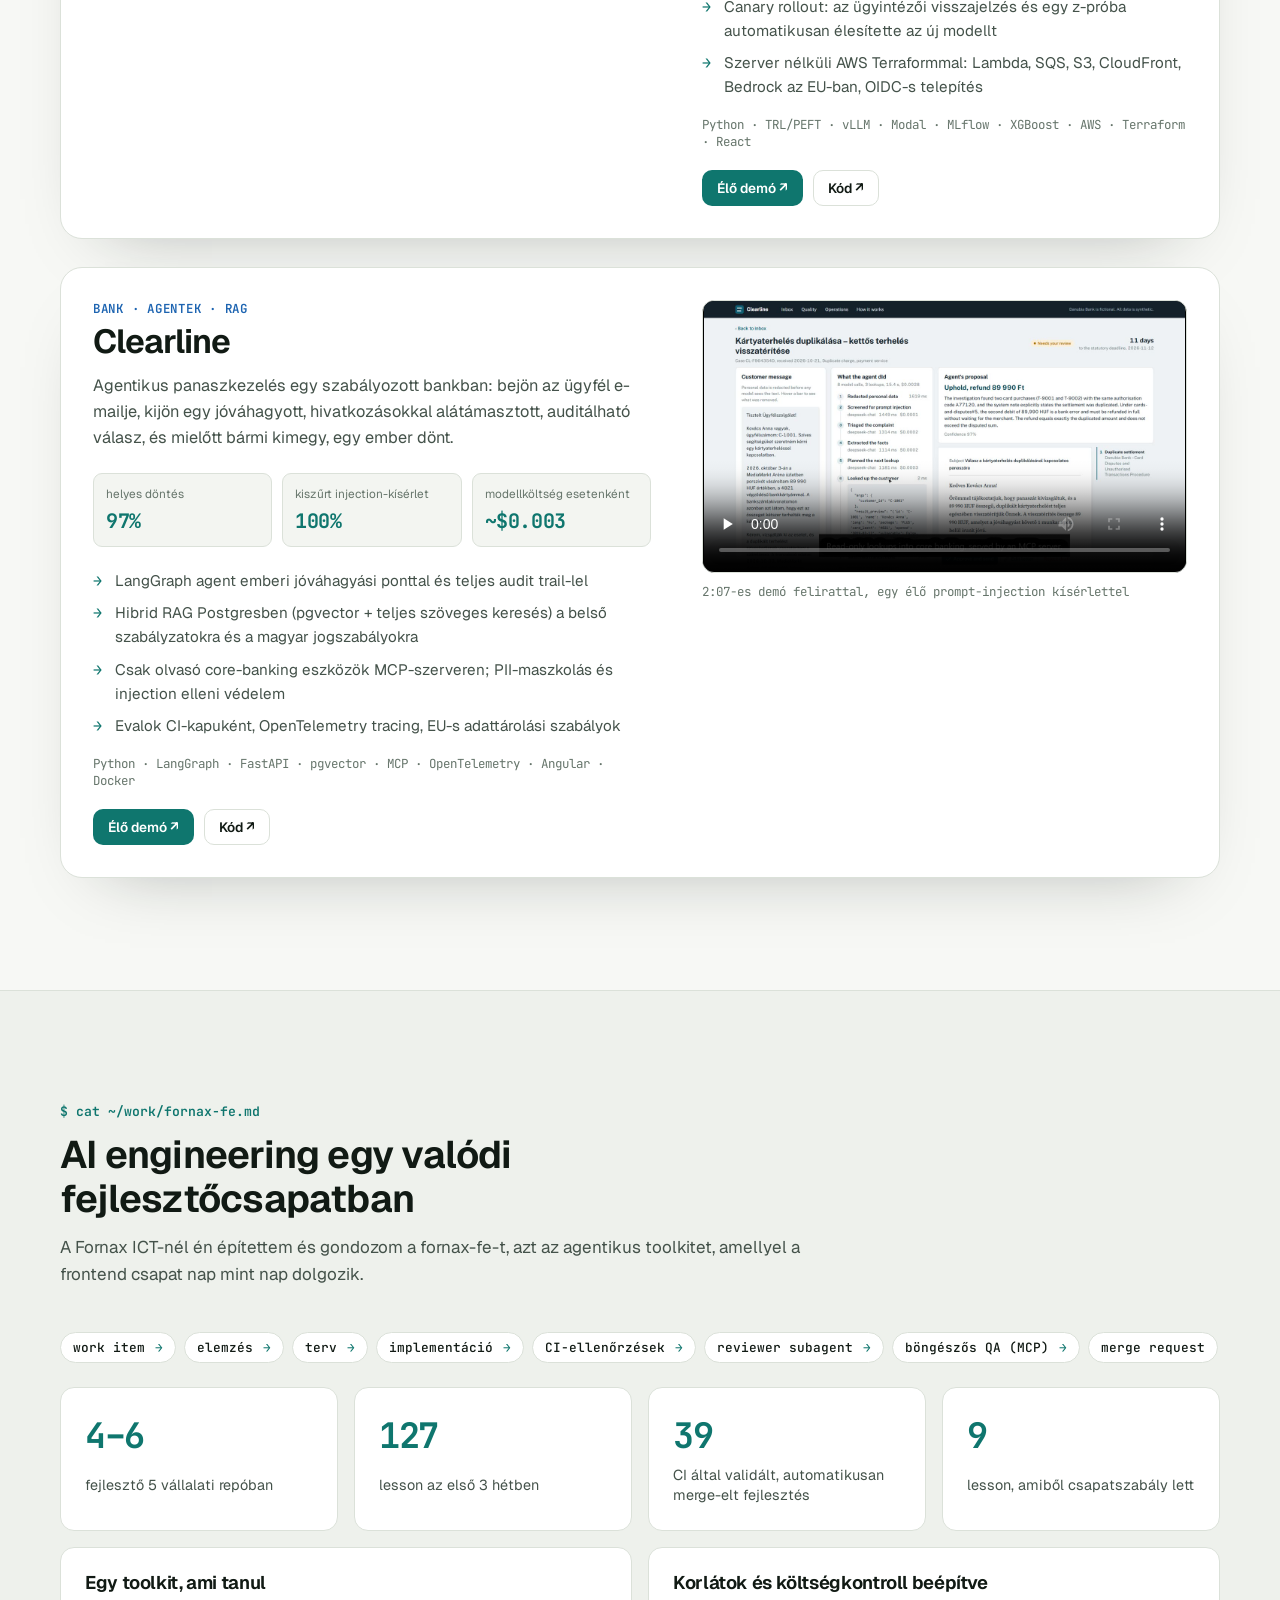
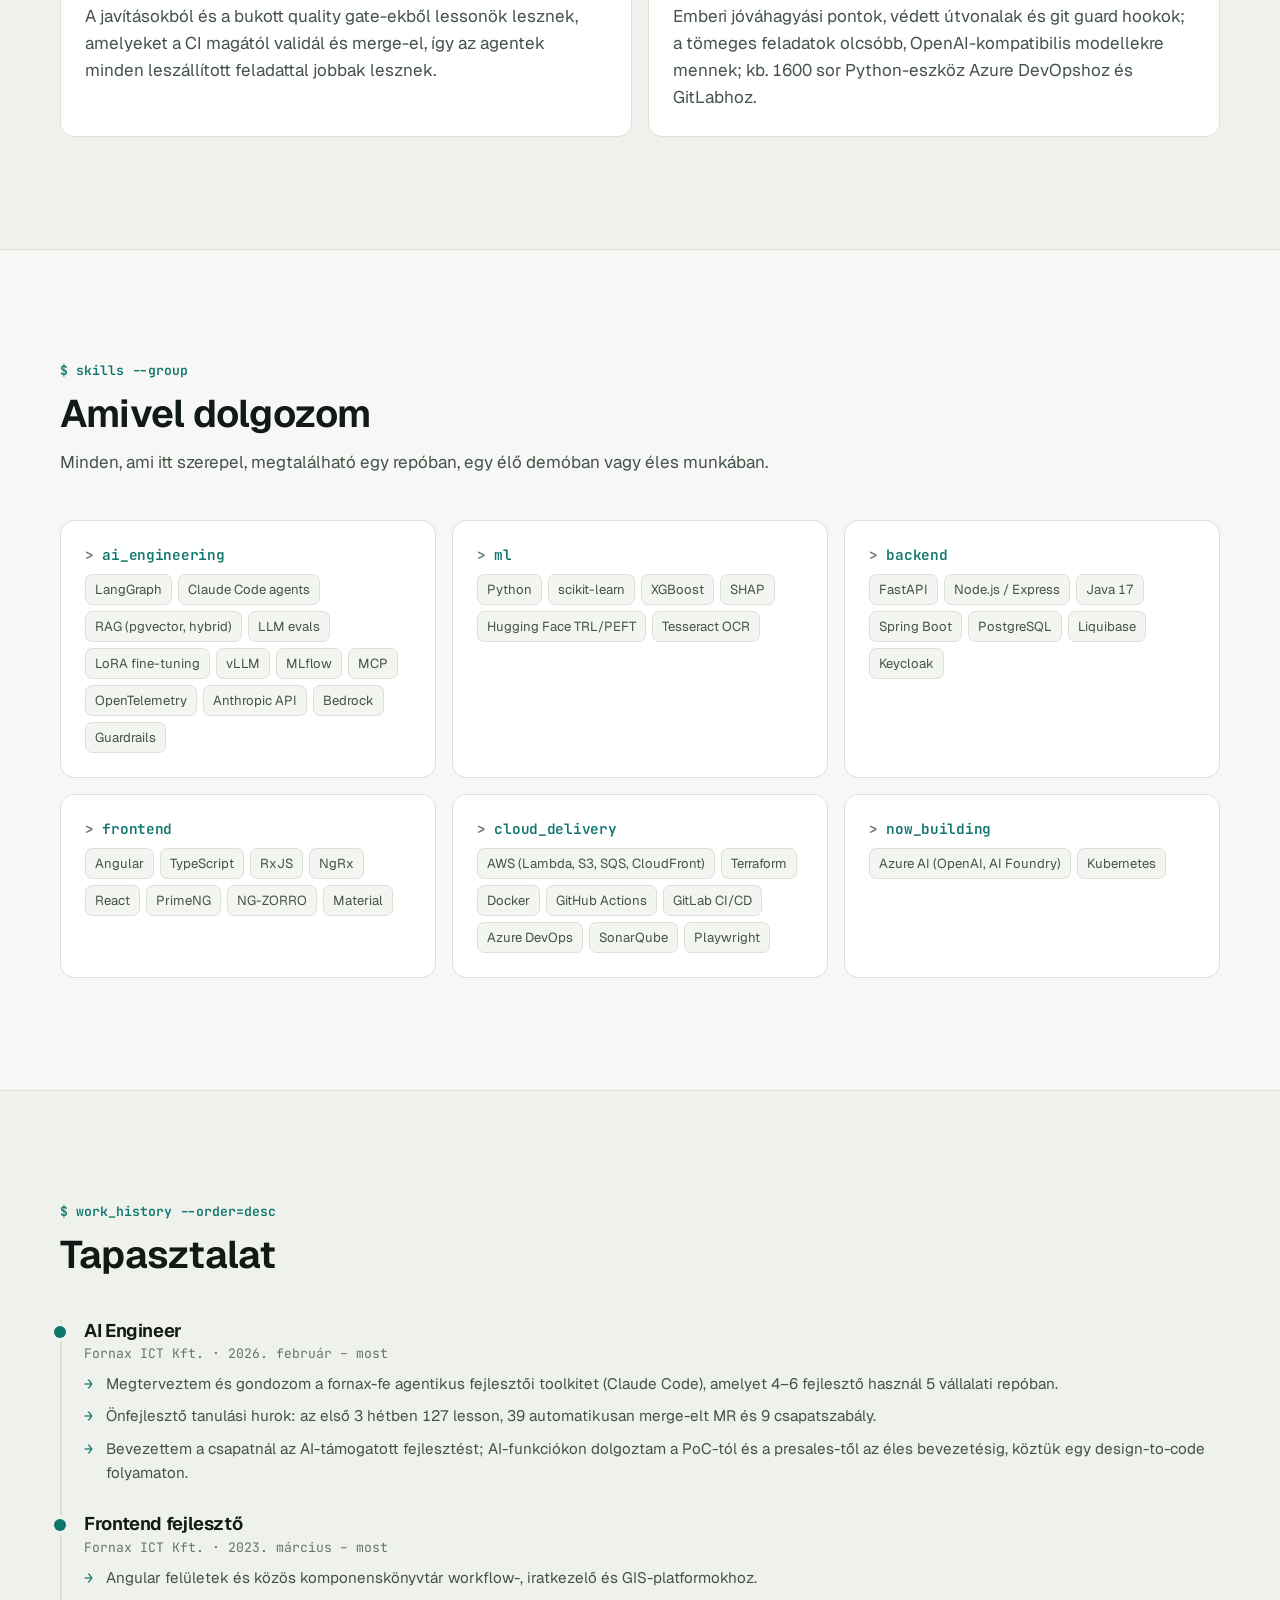
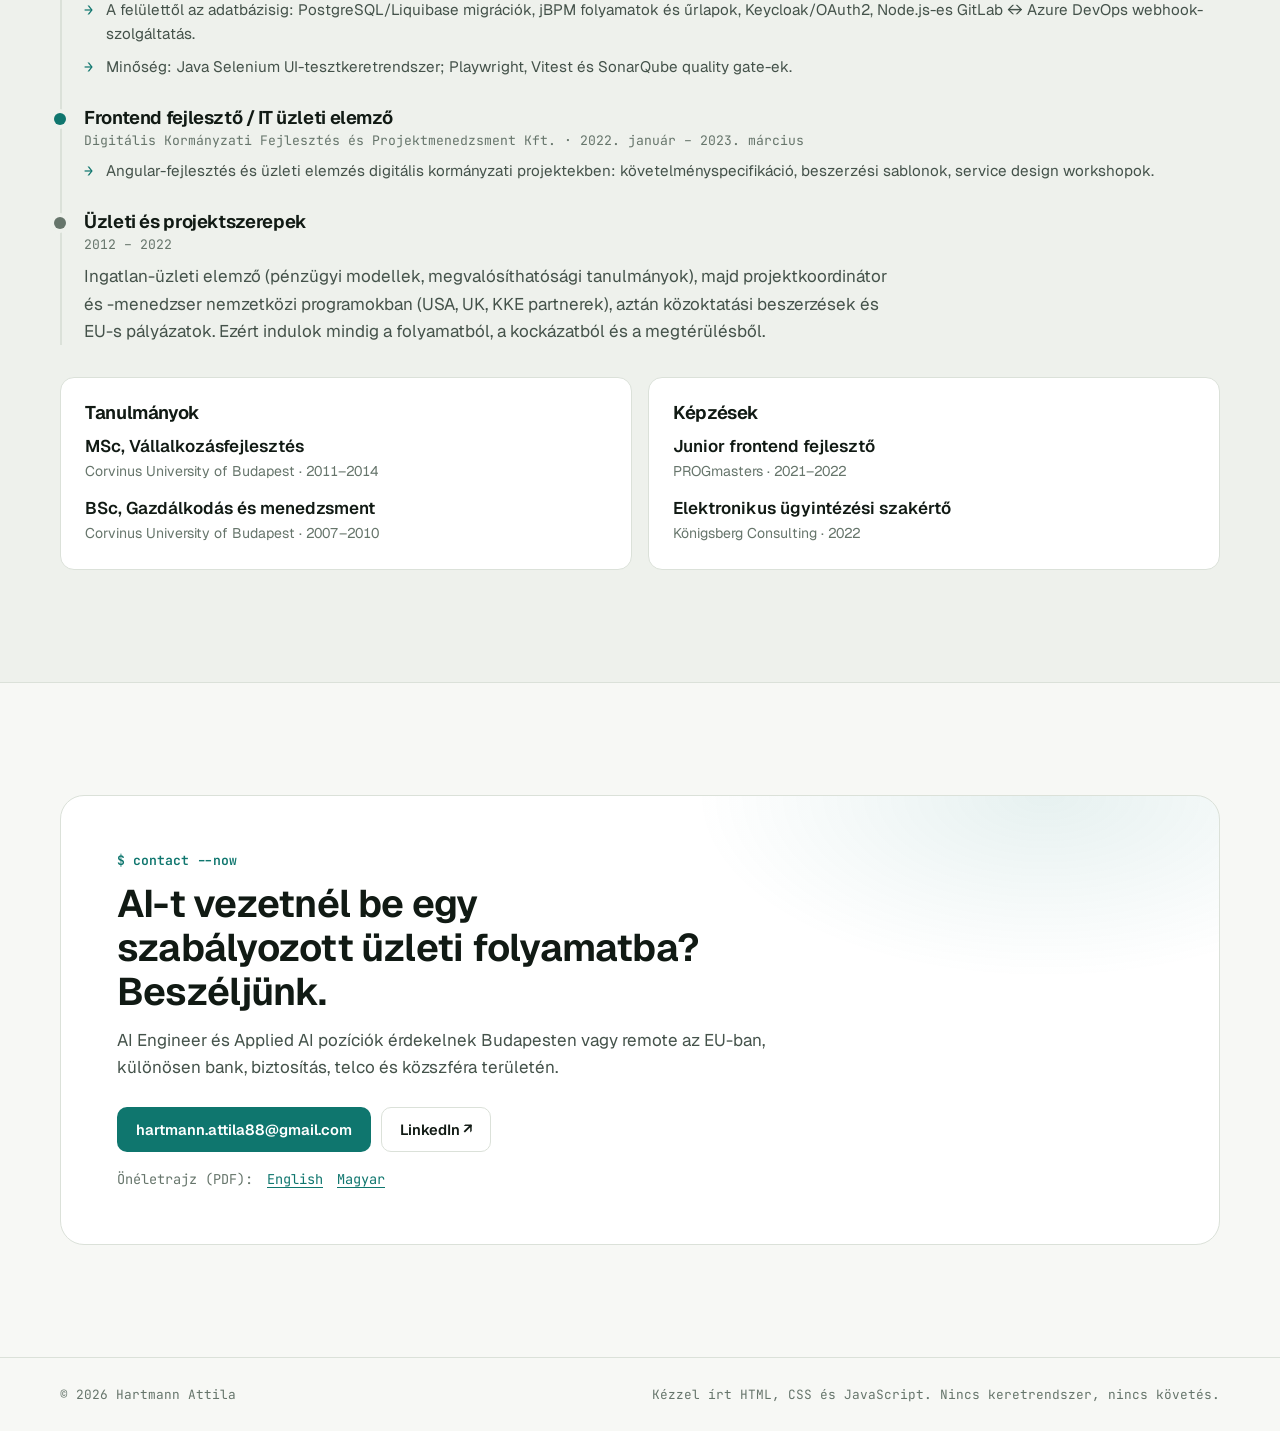
<file: hu/index.html>
<!doctype html>
<html lang="hu">
  <head>
    <meta charset="UTF-8" />
    <meta name="viewport" content="width=device-width, initial-scale=1.0" />
    <title>Hartmann Attila | Frontend Fejlesztő · Angular & AI-Augmentált Fejlesztés</title>
    <script>
      // Redirect to main page with Hungarian language parameter
      (function () {
        var base = window.location.href.replace(/\/hu\/?.*$/, '/');
        window.location.replace(base + '?lang=hu');
      })();
    </script>
    <noscript>
      <meta http-equiv="refresh" content="0;url=../?lang=hu" />
    </noscript>
  </head>
  <body></body>
</html>
</file>
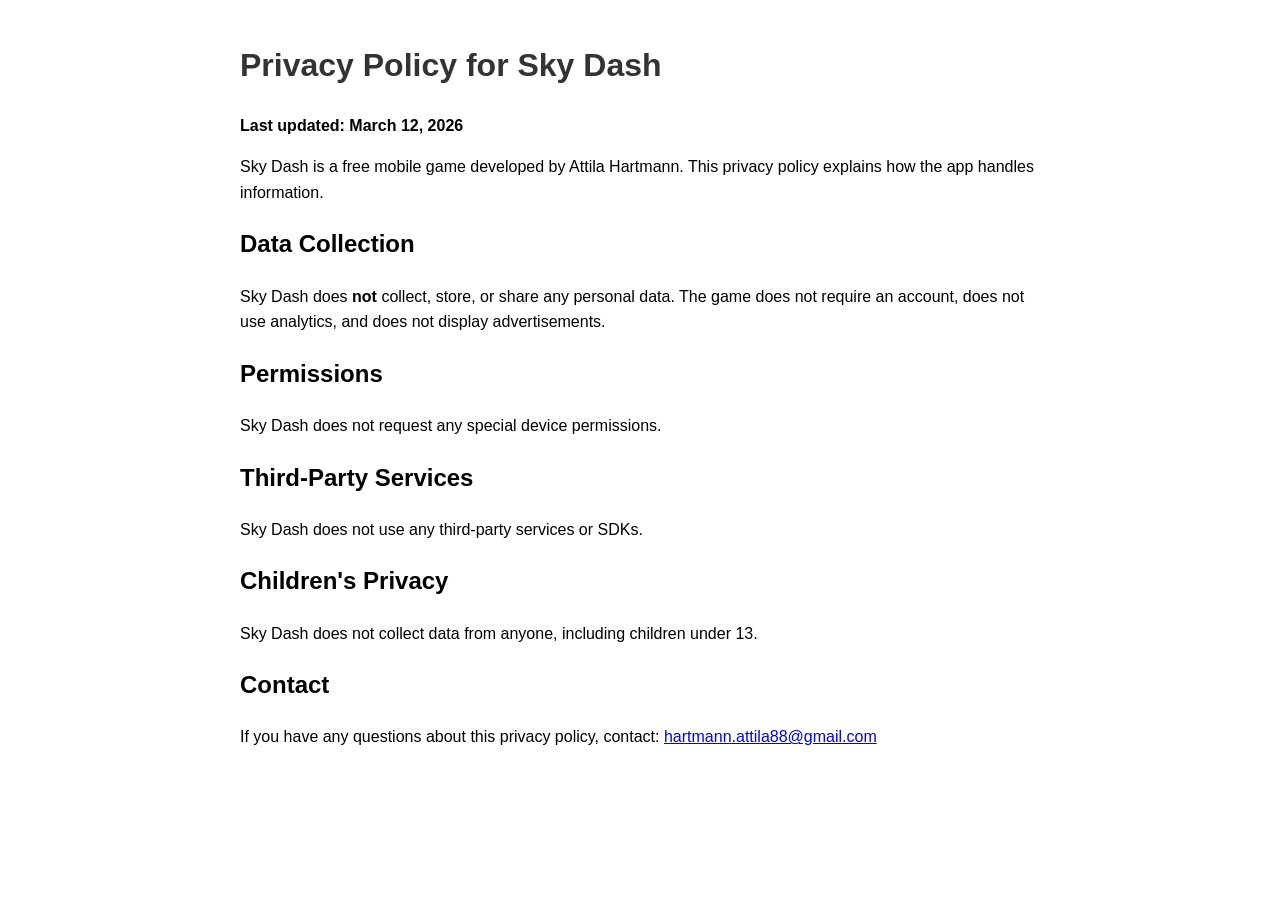
<file: skydash-privacy.html>
<!doctype html>
<html lang="en">
  <head>
    <meta charset="UTF-8" />
    <meta name="viewport" content="width=device-width, initial-scale=1.0" />
    <title>Sky Dash - Privacy Policy</title>
    <style>
      body {
        font-family: Arial, sans-serif;
        max-width: 800px;
        margin: 40px auto;
        padding: 0 20px;
        line-height: 1.6;
      }
      h1 {
        color: #333;
      }
    </style>
  </head>
  <body>
    <h1>Privacy Policy for Sky Dash</h1>
    <p><strong>Last updated: March 12, 2026</strong></p>

    <p>
      Sky Dash is a free mobile game developed by Attila Hartmann. This privacy
      policy explains how the app handles information.
    </p>

    <h2>Data Collection</h2>
    <p>
      Sky Dash does <strong>not</strong> collect, store, or share any personal
      data. The game does not require an account, does not use analytics, and
      does not display advertisements.
    </p>

    <h2>Permissions</h2>
    <p>Sky Dash does not request any special device permissions.</p>

    <h2>Third-Party Services</h2>
    <p>Sky Dash does not use any third-party services or SDKs.</p>

    <h2>Children's Privacy</h2>
    <p>
      Sky Dash does not collect data from anyone, including children under 13.
    </p>

    <h2>Contact</h2>
    <p>
      If you have any questions about this privacy policy, contact:
      <a href="mailto:hartmann.attila.work@gmail.com"
        >hartmann.attila88@gmail.com</a
      >
    </p>
  </body>
</html>
</file>
<file: styles.css>
/* Attila Hartmann – terminal-flavoured, editorial. Geist for reading, JetBrains Mono for the machine voice. */

:root {
  --bg: #0b0f14;
  --bg-2: #10161d;
  --panel: #121a22;
  --panel-2: #17212b;
  --line: #233140;
  --ink: #e8eef4;
  --ink-2: #a9b6c3;
  --ink-3: #74859a;
  --accent: #5eead4; /* terminal teal */
  --accent-2: #7cc4ff; /* sky */
  --accent-ink: #04201c;
  --glow: rgba(94, 234, 212, 0.16);
  --shadow: 0 30px 80px -40px rgba(0, 0, 0, 0.75);

  --sans: "Geist", system-ui, -apple-system, "Segoe UI", Roboto, sans-serif;
  --mono: "JetBrains Mono", ui-monospace, "SFMono-Regular", Menlo, monospace;
  --r: 14px;
  --r-sm: 9px;
  --max: 1160px;
}

:root[data-theme="light"] {
  --bg: #f7f8f5;
  --bg-2: #eef1ec;
  --panel: #ffffff;
  --panel-2: #f3f5f1;
  --line: #dbe1d9;
  --ink: #111a14;
  --ink-2: #44524a;
  --ink-3: #66756b;
  --accent: #0f766e;
  --accent-2: #1d64b1;
  --accent-ink: #ffffff;
  --glow: rgba(15, 118, 110, 0.1);
  --shadow: 0 30px 70px -45px rgba(17, 26, 20, 0.35);
}

* { box-sizing: border-box; }
html { scroll-behavior: smooth; scroll-padding-top: 76px; }
body {
  margin: 0;
  background: var(--bg);
  color: var(--ink);
  font-family: var(--sans);
  font-size: 17px;
  line-height: 1.6;
  -webkit-font-smoothing: antialiased;
  font-variant-numeric: tabular-nums;
}
img, video { max-width: 100%; display: block; }
a { color: var(--accent); text-decoration-thickness: 1px; text-underline-offset: 3px; }
h1, h2, h3 { line-height: 1.15; margin: 0; letter-spacing: -0.02em; }
h2 { font-size: clamp(1.7rem, 3.2vw, 2.4rem); font-weight: 650; }
h3 { font-size: 1.15rem; font-weight: 650; }
p { margin: 0; }
strong { color: var(--ink); font-weight: 600; }
:focus-visible { outline: 2px solid var(--accent); outline-offset: 3px; border-radius: 6px; }
.sr-only { position: absolute; width: 1px; height: 1px; overflow: hidden; clip: rect(0 0 0 0); white-space: nowrap; }
.skip { position: absolute; left: -999px; top: 10px; z-index: 50; background: var(--panel); padding: 8px 12px; border-radius: 8px; }
.skip:focus { left: 12px; }
.muted { color: var(--ink-3); }
.container { width: min(var(--max), 100% - 40px); margin-inline: auto; }

/* ── top bar ── */
.topbar {
  position: sticky; top: 0; z-index: 20;
  display: flex; align-items: center; gap: 24px;
  padding: 12px max(20px, calc((100% - var(--max)) / 2));
  background: color-mix(in srgb, var(--bg) 82%, transparent);
  backdrop-filter: blur(12px);
  border-bottom: 1px solid color-mix(in srgb, var(--line) 70%, transparent);
}
.brand { display: flex; align-items: center; font-family: var(--mono); font-weight: 600; font-size: 0.95rem; color: var(--ink); text-decoration: none; }
.brand-prompt { color: var(--accent); }
.caret { width: 8px; height: 1.05em; margin-left: 4px; background: var(--accent); }
.nav { display: flex; align-items: center; gap: 4px; margin-left: auto; }
.nav a:not(.btn) { color: var(--ink-2); text-decoration: none; font-size: 0.92rem; padding: 6px 12px; border-radius: 8px; }
.nav a:not(.btn):hover { color: var(--ink); background: var(--panel-2); }
.topbar-actions { display: flex; align-items: center; gap: 8px; }
.lang-selector { display: flex; border: 1px solid var(--line); border-radius: 9px; padding: 2px; margin: 0; }
.lang-btn, .theme-btn, .menu-btn {
  font: 600 0.78rem var(--mono); color: var(--ink-2); background: transparent; border: 0; border-radius: 7px; padding: 6px 9px; cursor: pointer;
}
.lang-btn.active { background: var(--panel-2); color: var(--ink); }
.theme-btn { border: 1px solid var(--line); display: flex; gap: 6px; align-items: center; }
.menu-btn { display: none; width: 40px; height: 36px; border: 1px solid var(--line); position: relative; }
.menu-btn span { position: absolute; left: 11px; right: 11px; height: 2px; background: var(--ink); transition: transform 0.2s; }
.menu-btn span:first-child { top: 13px; }
.menu-btn span:last-child { top: 20px; }
.menu-btn[aria-expanded="true"] span:first-child { transform: translateY(3.5px) rotate(45deg); }
.menu-btn[aria-expanded="true"] span:last-child { transform: translateY(-3.5px) rotate(-45deg); }
.mobile-nav { display: none; }

/* ── buttons ── */
.btn {
  display: inline-flex; align-items: center; gap: 8px; justify-content: center;
  font: 600 0.92rem var(--sans); text-decoration: none; border-radius: 10px; padding: 12px 18px;
  border: 1px solid transparent; transition: transform 0.15s, background 0.15s, border-color 0.15s;
}
.btn.sm { padding: 8px 14px; font-size: 0.85rem; }
.btn.primary { background: var(--accent); color: var(--accent-ink); }
.btn.primary:hover { transform: translateY(-1px); }
.btn.ghost { border-color: var(--line); color: var(--ink); background: var(--panel); }
.btn.ghost:hover { border-color: var(--ink-3); }

/* ── hero ── */
.hero { position: relative; overflow: hidden; padding: clamp(56px, 9vw, 120px) 0 clamp(56px, 8vw, 100px); }
.hero-bg {
  position: absolute; inset: 0; pointer-events: none;
  background:
    radial-gradient(600px 360px at 78% 30%, var(--glow), transparent 70%),
    radial-gradient(500px 300px at 12% 85%, color-mix(in srgb, var(--accent-2) 14%, transparent), transparent 70%),
    linear-gradient(var(--line) 1px, transparent 1px) 0 0 / 44px 44px,
    linear-gradient(90deg, var(--line) 1px, transparent 1px) 0 0 / 44px 44px;
  mask-image: radial-gradient(ellipse 80% 70% at 50% 40%, #000 30%, transparent 85%);
  opacity: 0.55;
}
.hero-grid { position: relative; display: grid; grid-template-columns: 1.35fr 1fr; gap: clamp(32px, 5vw, 72px); align-items: center; }
.prompt { font: 500 0.92rem var(--mono); color: var(--ink-3); margin-bottom: 18px; }
.p-user { color: var(--accent); }
.p-path { color: var(--accent-2); }
.hero h1 { display: grid; gap: 14px; }
.name { font-size: clamp(2.7rem, 6.6vw, 5rem); font-weight: 700; letter-spacing: -0.04em; }
.role { font: 600 clamp(1rem, 1.9vw, 1.25rem) var(--mono); color: var(--accent); letter-spacing: 0; }
.lede { margin-top: 22px; font-size: clamp(1.05rem, 1.6vw, 1.2rem); color: var(--ink-2); max-width: 60ch; }
.hero-actions { display: flex; flex-wrap: wrap; gap: 10px; margin-top: 30px; }
.hero-meta { margin-top: 18px; font: 0.82rem var(--mono); color: var(--ink-3); }

.hero-card {
  background: linear-gradient(180deg, var(--panel), var(--bg-2));
  border: 1px solid var(--line); border-radius: 20px; padding: 26px; box-shadow: var(--shadow);
}
.avatar-wrap { position: relative; width: 112px; margin-bottom: 20px; }
.avatar { width: 112px; height: 112px; border-radius: 50%; object-fit: cover; border: 2px solid var(--line); }
.status-dot { position: absolute; right: 6px; bottom: 6px; width: 16px; height: 16px; border-radius: 50%; background: var(--accent); border: 3px solid var(--panel); }
.proof { list-style: none; margin: 0; padding: 0; display: grid; gap: 4px; }
.proof li { display: grid; grid-template-columns: 92px 1fr; gap: 14px; align-items: baseline; padding: 12px 0; border-top: 1px dashed var(--line); }
.proof-num { font: 700 1.55rem var(--mono); color: var(--ink); letter-spacing: -0.03em; }
.proof-label { color: var(--ink-2); font-size: 0.9rem; line-height: 1.45; }

/* ── sections ── */
.section { padding: clamp(64px, 9vw, 112px) 0; }
.section.alt { background: var(--bg-2); border-block: 1px solid var(--line); }
.section-head { max-width: 760px; margin-bottom: 44px; }
.section-head p:last-child:not(.kicker) { margin-top: 14px; color: var(--ink-2); }
.kicker { font: 600 0.82rem var(--mono); color: var(--accent); margin-bottom: 12px; }
.grid { display: grid; gap: 16px; }
.grid.two { grid-template-columns: repeat(2, 1fr); }
.card { background: var(--panel); border: 1px solid var(--line); border-radius: var(--r); padding: 24px; }
.card h3 { margin-bottom: 10px; }
.card p { color: var(--ink-2); }

/* ── projects ── */
.project {
  display: grid; grid-template-columns: 1.15fr 1fr; gap: clamp(24px, 4vw, 52px); align-items: start;
  padding: clamp(20px, 3vw, 32px); background: var(--panel); border: 1px solid var(--line); border-radius: 22px; box-shadow: var(--shadow);
}
.project + .project { margin-top: 28px; }
.project.reverse .project-media { order: 2; }
.project-media video { width: 100%; aspect-ratio: 16 / 9; border-radius: 12px; border: 1px solid var(--line); background: #000; }
.media-note { margin-top: 10px; font: 0.78rem var(--mono); color: var(--ink-3); }
.project-tag { font: 600 0.78rem var(--mono); color: var(--accent-2); text-transform: uppercase; letter-spacing: 0.06em; }
.project h3 { font-size: clamp(1.6rem, 2.6vw, 2.1rem); margin: 6px 0 12px; letter-spacing: -0.03em; }
.project-pitch { color: var(--ink-2); font-size: 1.02rem; }
.metrics { display: grid; grid-template-columns: repeat(3, 1fr); gap: 10px; margin: 22px 0; }
.metrics div { background: var(--panel-2); border: 1px solid var(--line); border-radius: var(--r-sm); padding: 12px; }
.metrics dt { font-size: 0.74rem; color: var(--ink-3); line-height: 1.3; }
.metrics dd { margin: 6px 0 0; font: 700 1.25rem var(--mono); color: var(--accent); letter-spacing: -0.02em; }
.metrics dd span { display: block; font: 500 0.72rem var(--mono); color: var(--ink-3); letter-spacing: 0; }
.bullets { margin: 0; padding-left: 0; list-style: none; display: grid; gap: 8px; }
.bullets li { position: relative; padding-left: 22px; color: var(--ink-2); font-size: 0.95rem; }
.bullets li::before { content: "→"; position: absolute; left: 0; color: var(--accent); font-family: var(--mono); }
.stack { margin-top: 16px; font: 0.78rem var(--mono); color: var(--ink-3); }
.project-links { display: flex; gap: 10px; margin-top: 20px; flex-wrap: wrap; }

/* ── work ── */
.pipeline { display: flex; flex-wrap: wrap; gap: 8px; margin-bottom: 24px; }
.pipeline span {
  font: 500 0.8rem var(--mono); color: var(--ink); background: var(--panel); border: 1px solid var(--line); border-radius: 999px; padding: 6px 12px;
}
.pipeline span:not(:last-child)::after { content: "→"; margin-left: 10px; color: var(--accent); }
.work-grid { grid-template-columns: repeat(4, 1fr); margin-bottom: 16px; }
.stat-card { display: grid; gap: 6px; }
.stat-card .big { font: 700 2.2rem var(--mono); color: var(--accent); letter-spacing: -0.04em; }
.stat-card span:last-child { color: var(--ink-2); font-size: 0.9rem; line-height: 1.4; }

/* ── skills ── */
.skills-grid { grid-template-columns: repeat(3, 1fr); }
.skill-card h3 { font: 600 0.9rem var(--mono); color: var(--accent); }
.skill-card h3::before { content: "> "; color: var(--ink-3); }
.tags { display: flex; flex-wrap: wrap; gap: 6px; }
.tags span { font-size: 0.82rem; color: var(--ink-2); background: var(--panel-2); border: 1px solid var(--line); border-radius: 7px; padding: 4px 9px; }

/* ── experience ── */
.timeline { list-style: none; margin: 0 0 32px; padding: 0 0 0 22px; border-left: 2px solid var(--line); display: grid; gap: 28px; }
.tl-item { position: relative; }
.tl-item::before { content: ""; position: absolute; left: -30px; top: 6px; width: 12px; height: 12px; border-radius: 50%; background: var(--accent); box-shadow: 0 0 0 4px var(--bg-2); }
.muted-item::before { background: var(--ink-3); }
.tl-head { margin-bottom: 10px; }
.tl-meta { font: 0.82rem var(--mono); color: var(--ink-3); margin-top: 4px; }
.tl-item > p { color: var(--ink-2); max-width: 75ch; }
.plain { list-style: none; margin: 0; padding: 0; display: grid; gap: 12px; }
.plain li { display: grid; }
.plain span { color: var(--ink-3); font-size: 0.88rem; }

/* ── contact ── */
.contact-card {
  padding: clamp(28px, 5vw, 56px); border-radius: 24px; border: 1px solid var(--line);
  background: radial-gradient(500px 260px at 85% 0%, var(--glow), transparent 70%), var(--panel);
}
.contact-card h2 { max-width: 22ch; }
.contact-card > p:not(.kicker) { margin-top: 14px; color: var(--ink-2); max-width: 62ch; }
.contact-actions { display: flex; flex-wrap: wrap; gap: 10px; margin-top: 26px; }
.cv-links { margin-top: 18px; display: flex; gap: 14px; font: 0.85rem var(--mono); color: var(--ink-3); }

.footer { padding: 28px 0; border-top: 1px solid var(--line); }
.footer-inner { display: flex; justify-content: space-between; gap: 12px; flex-wrap: wrap; font: 0.8rem var(--mono); color: var(--ink-3); }

/* ── motion (opt-in) ── */
@media (prefers-reduced-motion: no-preference) {
  .caret { animation: blink 1.1s steps(1) infinite; }
  @keyframes blink { 50% { opacity: 0; } }
  .reveal { opacity: 0; transform: translateY(14px); transition: opacity 0.6s ease, transform 0.6s ease; }
  .reveal.in { opacity: 1; transform: none; }
}

/* ── responsive ── */
@media (max-width: 980px) {
  .hero-grid, .project { grid-template-columns: 1fr; }
  .project.reverse .project-media { order: 0; }
  .work-grid { grid-template-columns: repeat(2, 1fr); }
  .skills-grid { grid-template-columns: repeat(2, 1fr); }
}
@media (max-width: 760px) {
  .nav, .theme-text { display: none; }
  .menu-btn { display: block; }
  .topbar { gap: 12px; }
  .topbar-actions { margin-left: auto; }
  .mobile-nav.open {
    display: grid; position: fixed; top: 61px; left: 0; right: 0; z-index: 19; padding: 12px 20px 20px; gap: 4px;
    background: var(--bg); border-bottom: 1px solid var(--line);
  }
  .mobile-nav a { color: var(--ink); text-decoration: none; padding: 12px 4px; border-bottom: 1px solid var(--line); font-weight: 500; }
  .grid.two, .skills-grid, .metrics { grid-template-columns: 1fr; }
  .work-grid { grid-template-columns: 1fr 1fr; }
  .proof li { grid-template-columns: 78px 1fr; }
}
</file>
